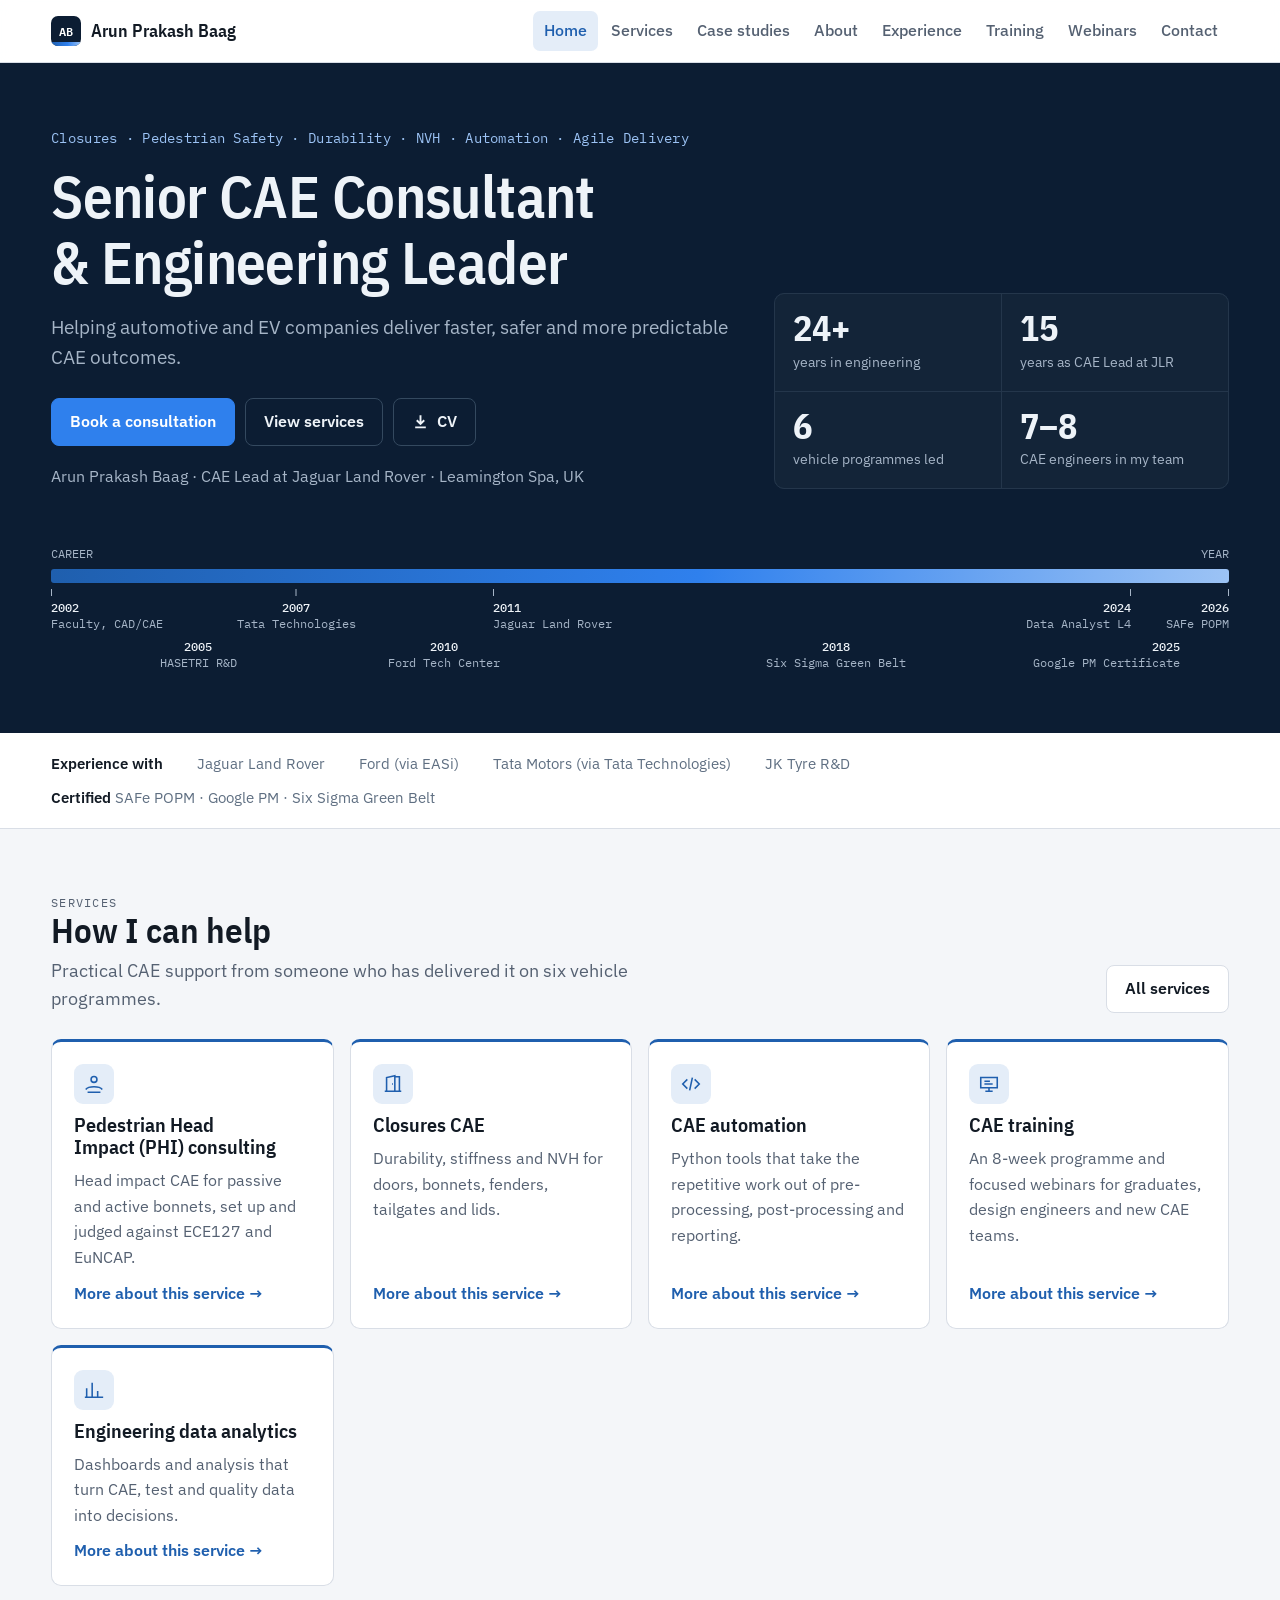
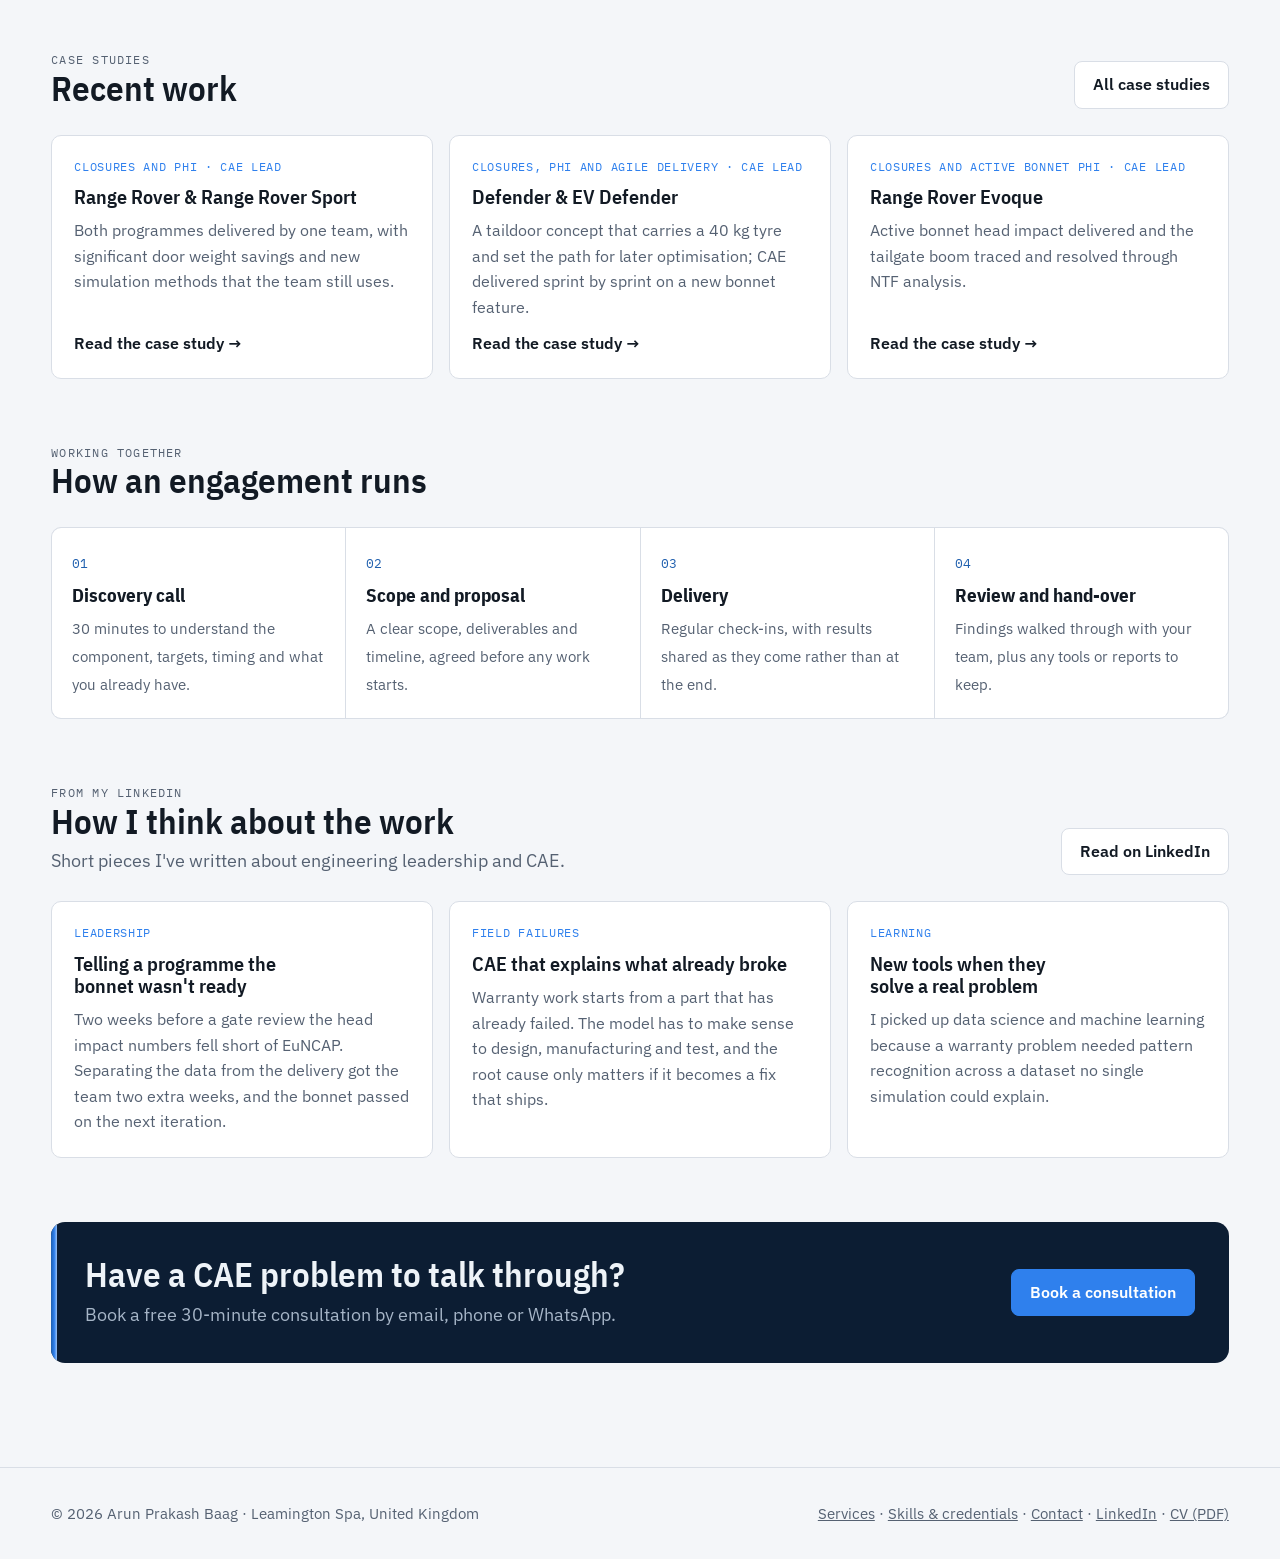
<file: index.html>
<!doctype html>
<html lang="en-GB">
<head>
<meta charset="utf-8">
<meta name="viewport" content="width=device-width,initial-scale=1">
<title>Arun Prakash Baag · CAE Consulting &amp; Engineering Leadership</title>
<meta name="description" content="Senior CAE consultant and engineering leader: pedestrian head impact, closures CAE, CAE automation, training and data analytics for automotive and EV companies.">
<meta property="og:title" content="Arun Prakash Baag · CAE Consulting &amp; Engineering Leadership">
<meta property="og:description" content="Senior CAE consultant and engineering leader: pedestrian head impact, closures CAE, CAE automation, training and data analytics for automotive and EV companies.">
<meta property="og:type" content="website">
<link rel="icon" href="data:image/svg+xml,%3Csvg xmlns='http://www.w3.org/2000/svg' viewBox='0 0 32 32'%3E%3Cdefs%3E%3ClinearGradient id='g'%3E%3Cstop offset='0' stop-color='%232b3fb3'/%3E%3Cstop offset='.5' stop-color='%233aa652'/%3E%3Cstop offset='1' stop-color='%23d93a2b'/%3E%3C/linearGradient%3E%3C/defs%3E%3Crect width='32' height='32' rx='7' fill='%230f1c2c'/%3E%3Crect y='26' width='32' height='6' fill='url(%23g)'/%3E%3Ctext x='16' y='20' font-family='monospace' font-size='12' fill='white' text-anchor='middle'%3EAB%3C/text%3E%3C/svg%3E">
<link rel="preconnect" href="https://fonts.googleapis.com"><link rel="preconnect" href="https://fonts.gstatic.com" crossorigin>
<link rel="stylesheet" href="https://fonts.googleapis.com/css2?family=IBM+Plex+Mono:wght@400;500&family=IBM+Plex+Sans+Condensed:wght@500;600&family=IBM+Plex+Sans:wght@400;500;600&display=swap">
<link rel="stylesheet" href="styles.css">
</head>
<body>
<a class="skip" href="#content">Skip to content</a>
<header class="mast"><div class="wrap">
<a class="logo" href="index.html"><i>AB</i>Arun Prakash Baag</a>
<button class="menu-btn" type="button" aria-expanded="false" aria-controls="nav">Menu</button>
<nav class="main" id="nav" aria-label="Main"><a href="index.html" aria-current="page">Home</a><a href="services.html">Services</a><a href="case-studies.html">Case studies</a><a href="about.html">About</a><a href="experience.html">Experience</a><a href="training.html">Training</a><a href="webinars.html">Webinars</a><a href="contact.html">Contact</a></nav>
</div></header>
<main id="content">

<section class="hero"><div class="wrap">
<div class="hero-grid">
<div>
<div class="areas">Closures · Pedestrian Safety · Durability · NVH · Automation · Agile Delivery</div>
<h1 class="big">Senior CAE Consultant &amp; Engineering Leader</h1>
<p class="lead">Helping automotive and EV companies deliver faster, safer and more predictable CAE outcomes.</p>
<div class="cta"><a class="btn primary" href="contact.html#book">Book a consultation</a><a class="btn" href="services.html">View services</a><a class="btn" href="Arun_Prakash_Baag_CV.pdf"><svg viewBox="0 0 16 16" fill="none" stroke="currentColor" stroke-width="1.8" aria-hidden="true"><path d="M8 2v8M4.5 6.8L8 10.2l3.5-3.4M3 13.5h10"/></svg>CV</a></div>
<p class="who">Arun Prakash Baag · CAE Lead at Jaguar Land Rover · Leamington Spa, UK</p>
</div>
<div class="stats" role="list">
<div class="stat" role="listitem"><b>24+</b><span>years in engineering</span></div>
<div class="stat" role="listitem"><b>15</b><span>years as CAE Lead at JLR</span></div>
<div class="stat" role="listitem"><b>6</b><span>vehicle programmes led</span></div>
<div class="stat" role="listitem"><b>7–8</b><span>CAE engineers in my team</span></div>
</div>
</div>
<div class="legend" aria-label="Career timeline from 2002 to 2026">
<div class="legend-cap"><span>CAREER</span><span>YEAR</span></div>
<div class="legend-bar"></div>
<div class="legend-ticks"><span class="k " style="left:0.00%"><b>2002</b>Faculty, CAD/CAE</span><span class="" style="left:12.50%"><b>2005</b>HASETRI R&amp;D</span><span class="" style="left:20.83%"><b>2007</b>Tata Technologies</span><span class="" style="left:33.33%"><b>2010</b>Ford Tech Center</span><span class="k l" style="left:37.50%"><b>2011</b>Jaguar Land Rover</span><span class="" style="left:66.67%"><b>2018</b>Six Sigma Green Belt</span><span class="r" style="left:91.67%"><b>2024</b>Data Analyst L4</span><span class="r" style="left:95.83%"><b>2025</b>Google PM Certificate</span><span class="k " style="left:100.00%"><b>2026</b>SAFe POPM</span></div>
</div>
</div></section>
<div class="trust"><div class="wrap"><span><b>Experience with</b></span><span>Jaguar Land Rover</span><span>Ford (via EASi)</span><span>Tata Motors (via Tata Technologies)</span><span>JK Tyre R&amp;D</span><span><b>Certified</b> SAFe POPM · Google PM · Six Sigma Green Belt</span></div></div>

<section class="s"><div class="wrap">
<div class="s-head"><div><div class="eyebrow">Services</div><h2>How I can help</h2><p>Practical CAE support from someone who has delivered it on six vehicle programmes.</p></div><a class="btn" href="services.html">All services</a></div>
<div class="cards"><div class="card svc"><span class="ic"><svg viewBox="0 0 24 24" fill="none" stroke="currentColor" stroke-width="1.7"><circle cx="12" cy="7" r="3.2"/><path d="M3 18c3-4 15-4 18 0M5 21h14"/></svg></span><h3>Pedestrian Head Impact (PHI) consulting</h3><p>Head impact CAE for passive and active bonnets, set up and judged against ECE127 and EuNCAP.</p><a class="more" href="services.html#phi">More about this service →</a></div><div class="card svc"><span class="ic"><svg viewBox="0 0 24 24" fill="none" stroke="currentColor" stroke-width="1.7"><path d="M5 20V5l9-2v17M14 4h5v16M3 20h18M11 12h1"/></svg></span><h3>Closures CAE</h3><p>Durability, stiffness and NVH for doors, bonnets, fenders, tailgates and lids.</p><a class="more" href="services.html#closures">More about this service →</a></div><div class="card svc"><span class="ic"><svg viewBox="0 0 24 24" fill="none" stroke="currentColor" stroke-width="1.7"><path d="M8 7l-5 5 5 5M16 7l5 5-5 5M13.5 5l-3 14"/></svg></span><h3>CAE automation</h3><p>Python tools that take the repetitive work out of pre-processing, post-processing and reporting.</p><a class="more" href="services.html#automation">More about this service →</a></div><div class="card svc"><span class="ic"><svg viewBox="0 0 24 24" fill="none" stroke="currentColor" stroke-width="1.7"><path d="M3 5h18v11H3zM8 20h8M12 16v4M7 9h6M7 12h9"/></svg></span><h3>CAE training</h3><p>An 8-week programme and focused webinars for graduates, design engineers and new CAE teams.</p><a class="more" href="services.html#training">More about this service →</a></div><div class="card svc"><span class="ic"><svg viewBox="0 0 24 24" fill="none" stroke="currentColor" stroke-width="1.7"><path d="M4 20V10M10 20V4M16 20v-7M22 20H2"/></svg></span><h3>Engineering data analytics</h3><p>Dashboards and analysis that turn CAE, test and quality data into decisions.</p><a class="more" href="services.html#analytics">More about this service →</a></div></div>
</div></section>

<section class="s"><div class="wrap">
<div class="s-head"><div><div class="eyebrow">Case studies</div><h2>Recent work</h2></div><a class="btn" href="case-studies.html">All case studies</a></div>
<div class="cards"><a class="card" style="text-decoration:none;color:inherit" href="case-studies.html#rangerover"><span class="tag">Closures and PHI · CAE Lead</span><h3>Range Rover &amp; Range Rover Sport</h3><p>Both programmes delivered by one team, with significant door weight savings and new simulation methods that the team still uses.</p><span class="more">Read the case study →</span></a><a class="card" style="text-decoration:none;color:inherit" href="case-studies.html#defender"><span class="tag">Closures, PHI and Agile delivery · CAE Lead</span><h3>Defender &amp; EV Defender</h3><p>A taildoor concept that carries a 40 kg tyre and set the path for later optimisation; CAE delivered sprint by sprint on a new bonnet feature.</p><span class="more">Read the case study →</span></a><a class="card" style="text-decoration:none;color:inherit" href="case-studies.html#evoque"><span class="tag">Closures and active bonnet PHI · CAE Lead</span><h3>Range Rover Evoque</h3><p>Active bonnet head impact delivered and the tailgate boom traced and resolved through NTF analysis.</p><span class="more">Read the case study →</span></a></div>
</div></section>

<section class="s"><div class="wrap">
<div class="s-head"><div><div class="eyebrow">Working together</div><h2>How an engagement runs</h2></div></div>
<div class="steps">
<div class="step"><i>01</i><b>Discovery call</b><span>30 minutes to understand the component, targets, timing and what you already have.</span></div>
<div class="step"><i>02</i><b>Scope and proposal</b><span>A clear scope, deliverables and timeline, agreed before any work starts.</span></div>
<div class="step"><i>03</i><b>Delivery</b><span>Regular check-ins, with results shared as they come rather than at the end.</span></div>
<div class="step"><i>04</i><b>Review and hand-over</b><span>Findings walked through with your team, plus any tools or reports to keep.</span></div>
</div></div></section>
<section class="s"><div class="wrap">
<div class="s-head"><div><div class="eyebrow">From my LinkedIn</div><h2>How I think about the work</h2><p>Short pieces I've written about engineering leadership and CAE.</p></div><a class="btn" href="https://www.linkedin.com/in/arunprakashbaag/recent-activity/all/" target="_blank" rel="noopener">Read on LinkedIn</a></div>
<div class="cards">
<div class="card"><span class="tag">Leadership</span><h3>Telling a programme the bonnet wasn't ready</h3><p>Two weeks before a gate review the head impact numbers fell short of EuNCAP. Separating the data from the delivery got the team two extra weeks, and the bonnet passed on the next iteration.</p></div>
<div class="card"><span class="tag">Field failures</span><h3>CAE that explains what already broke</h3><p>Warranty work starts from a part that has already failed. The model has to make sense to design, manufacturing and test, and the root cause only matters if it becomes a fix that ships.</p></div>
<div class="card"><span class="tag">Learning</span><h3>New tools when they solve a real problem</h3><p>I picked up data science and machine learning because a warranty problem needed pattern recognition across a dataset no single simulation could explain.</p></div>
</div></div></section><section class="s"><div class="wrap"><div class="callout"><div><h2>Have a CAE problem to talk through?</h2><p>Book a free 30-minute consultation by email, phone or WhatsApp.</p></div><a class="btn primary" href="contact.html#book">Book a consultation</a></div></div></section>
</main>
<footer><div class="wrap">
<span>© 2026 Arun Prakash Baag · Leamington Spa, United Kingdom</span>
<span><a href="services.html">Services</a> · <a href="skills.html">Skills & credentials</a> · <a href="contact.html">Contact</a> · <a href="https://www.linkedin.com/in/arunprakashbaag" rel="me noopener" target="_blank">LinkedIn</a> · <a href="Arun_Prakash_Baag_CV.pdf">CV (PDF)</a></span>
</div></footer>
<script src="site.js"></script>
</body>
</html>
</file>
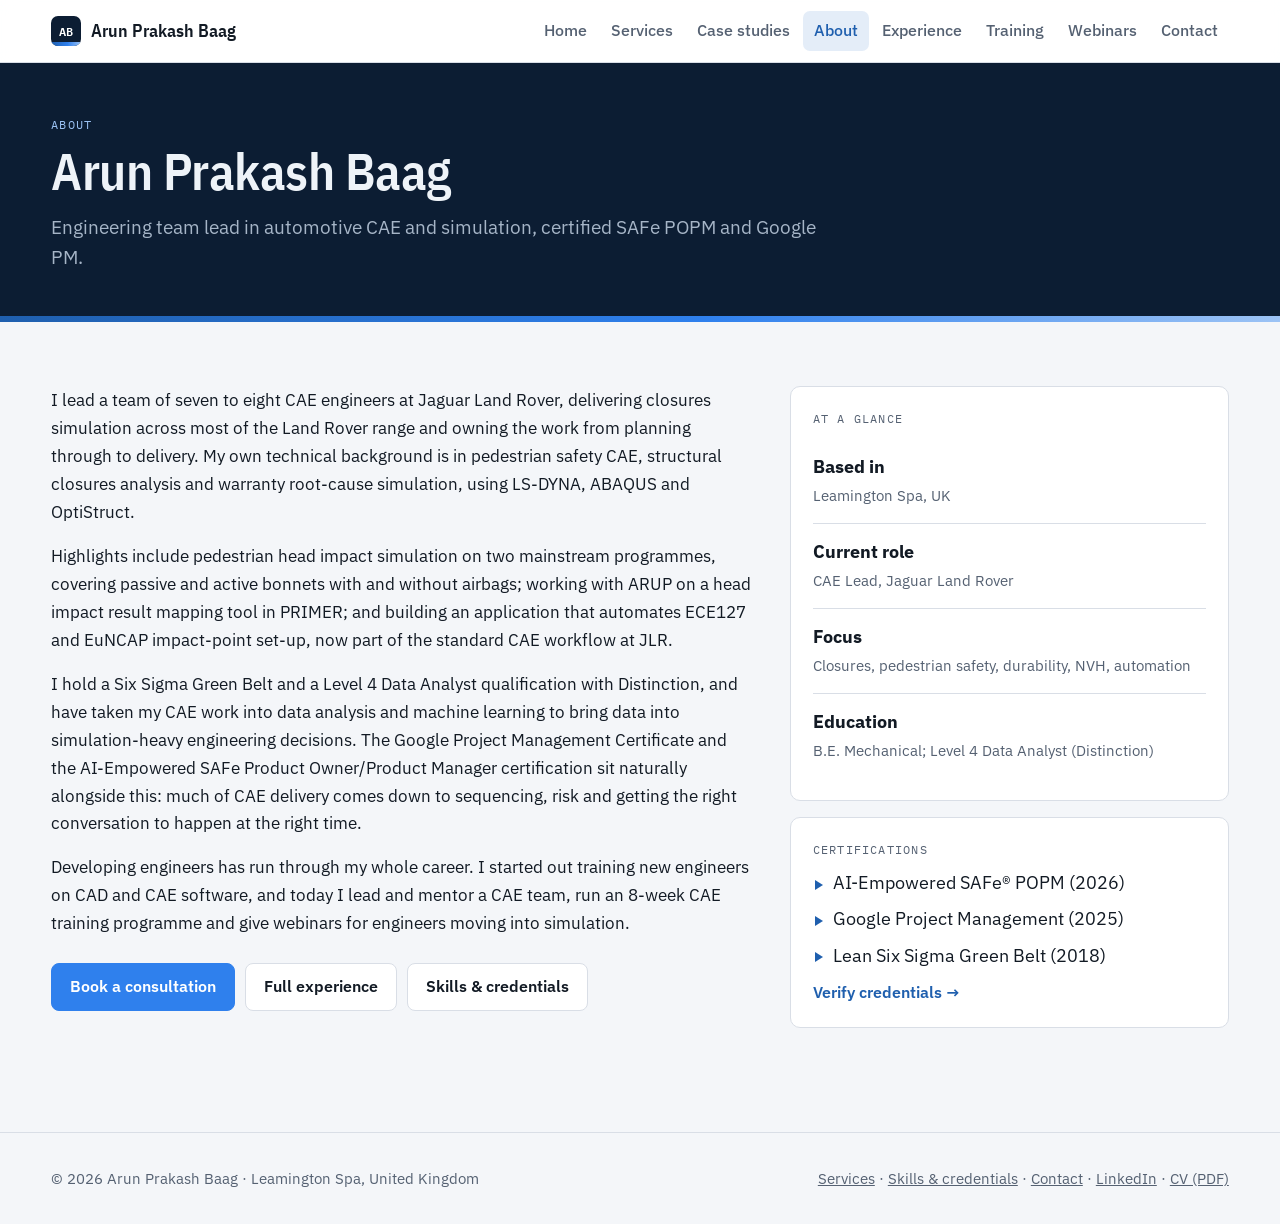
<file: about.html>
<!doctype html>
<html lang="en-GB">
<head>
<meta charset="utf-8">
<meta name="viewport" content="width=device-width,initial-scale=1">
<title>About · Arun Prakash Baag</title>
<meta name="description" content="About Arun Prakash Baag, CAE Lead at Jaguar Land Rover: pedestrian safety, closures CAE, automation, data analytics and Agile delivery.">
<meta property="og:title" content="About · Arun Prakash Baag">
<meta property="og:description" content="About Arun Prakash Baag, CAE Lead at Jaguar Land Rover: pedestrian safety, closures CAE, automation, data analytics and Agile delivery.">
<meta property="og:type" content="website">
<link rel="icon" href="data:image/svg+xml,%3Csvg xmlns='http://www.w3.org/2000/svg' viewBox='0 0 32 32'%3E%3Cdefs%3E%3ClinearGradient id='g'%3E%3Cstop offset='0' stop-color='%232b3fb3'/%3E%3Cstop offset='.5' stop-color='%233aa652'/%3E%3Cstop offset='1' stop-color='%23d93a2b'/%3E%3C/linearGradient%3E%3C/defs%3E%3Crect width='32' height='32' rx='7' fill='%230f1c2c'/%3E%3Crect y='26' width='32' height='6' fill='url(%23g)'/%3E%3Ctext x='16' y='20' font-family='monospace' font-size='12' fill='white' text-anchor='middle'%3EAB%3C/text%3E%3C/svg%3E">
<link rel="preconnect" href="https://fonts.googleapis.com"><link rel="preconnect" href="https://fonts.gstatic.com" crossorigin>
<link rel="stylesheet" href="https://fonts.googleapis.com/css2?family=IBM+Plex+Mono:wght@400;500&family=IBM+Plex+Sans+Condensed:wght@500;600&family=IBM+Plex+Sans:wght@400;500;600&display=swap">
<link rel="stylesheet" href="styles.css">
</head>
<body>
<a class="skip" href="#content">Skip to content</a>
<header class="mast"><div class="wrap">
<a class="logo" href="index.html"><i>AB</i>Arun Prakash Baag</a>
<button class="menu-btn" type="button" aria-expanded="false" aria-controls="nav">Menu</button>
<nav class="main" id="nav" aria-label="Main"><a href="index.html">Home</a><a href="services.html">Services</a><a href="case-studies.html">Case studies</a><a href="about.html" aria-current="page">About</a><a href="experience.html">Experience</a><a href="training.html">Training</a><a href="webinars.html">Webinars</a><a href="contact.html">Contact</a></nav>
</div></header>
<main id="content">
<header class="phead"><div class="wrap"><div class="eyebrow">About</div><h1>Arun Prakash Baag</h1><p class="lead">Engineering team lead in automotive CAE and simulation, certified SAFe POPM and Google PM.</p></div><div class="band"></div></header>
<section class="s"><div class="wrap"><div class="about-grid">
<div class="prose">
<p>I lead a team of seven to eight CAE engineers at Jaguar Land Rover, delivering closures simulation across most of the Land Rover range and owning the work from planning through to delivery. My own technical background is in pedestrian safety CAE, structural closures analysis and warranty root-cause simulation, using LS-DYNA, ABAQUS and OptiStruct.</p>
<p>Highlights include pedestrian head impact simulation on two mainstream programmes, covering passive and active bonnets with and without airbags; working with ARUP on a head impact result mapping tool in PRIMER; and building an application that automates ECE127 and EuNCAP impact-point set-up, now part of the standard CAE workflow at JLR.</p>
<p>I hold a Six Sigma Green Belt and a Level 4 Data Analyst qualification with Distinction, and have taken my CAE work into data analysis and machine learning to bring data into simulation-heavy engineering decisions. The Google Project Management Certificate and the AI-Empowered SAFe Product Owner/Product Manager certification sit naturally alongside this: much of CAE delivery comes down to sequencing, risk and getting the right conversation to happen at the right time.</p>
<p>Developing engineers has run through my whole career. I started out training new engineers on CAD and CAE software, and today I lead and mentor a CAE team, run an 8-week CAE training programme and give webinars for engineers moving into simulation.</p>
<div class="cta"><a class="btn primary" href="contact.html#book">Book a consultation</a><a class="btn" href="experience.html">Full experience</a><a class="btn" href="skills.html">Skills &amp; credentials</a></div>
</div>
<div style="display:grid;gap:16px">
<div class="card"><div class="eyebrow">At a glance</div><div class="creds">
<div class="cred"><div><strong>Based in</strong><br><span>Leamington Spa, UK</span></div></div>
<div class="cred"><div><strong>Current role</strong><br><span>CAE Lead, Jaguar Land Rover</span></div></div>
<div class="cred"><div><strong>Focus</strong><br><span>Closures, pedestrian safety, durability, NVH, automation</span></div></div>
<div class="cred"><div><strong>Education</strong><br><span>B.E. Mechanical; Level 4 Data Analyst (Distinction)</span></div></div>
</div></div>
<div class="card"><div class="eyebrow">Certifications</div><ul class="ticks"><li>AI-Empowered SAFe® POPM (2026)</li><li>Google Project Management (2025)</li><li>Lean Six Sigma Green Belt (2018)</li></ul><a class="more" href="skills.html">Verify credentials →</a></div>
</div></div></div></section>

</main>
<footer><div class="wrap">
<span>© 2026 Arun Prakash Baag · Leamington Spa, United Kingdom</span>
<span><a href="services.html">Services</a> · <a href="skills.html">Skills & credentials</a> · <a href="contact.html">Contact</a> · <a href="https://www.linkedin.com/in/arunprakashbaag" rel="me noopener" target="_blank">LinkedIn</a> · <a href="Arun_Prakash_Baag_CV.pdf">CV (PDF)</a></span>
</div></footer>
<script src="site.js"></script>
</body>
</html>
</file>
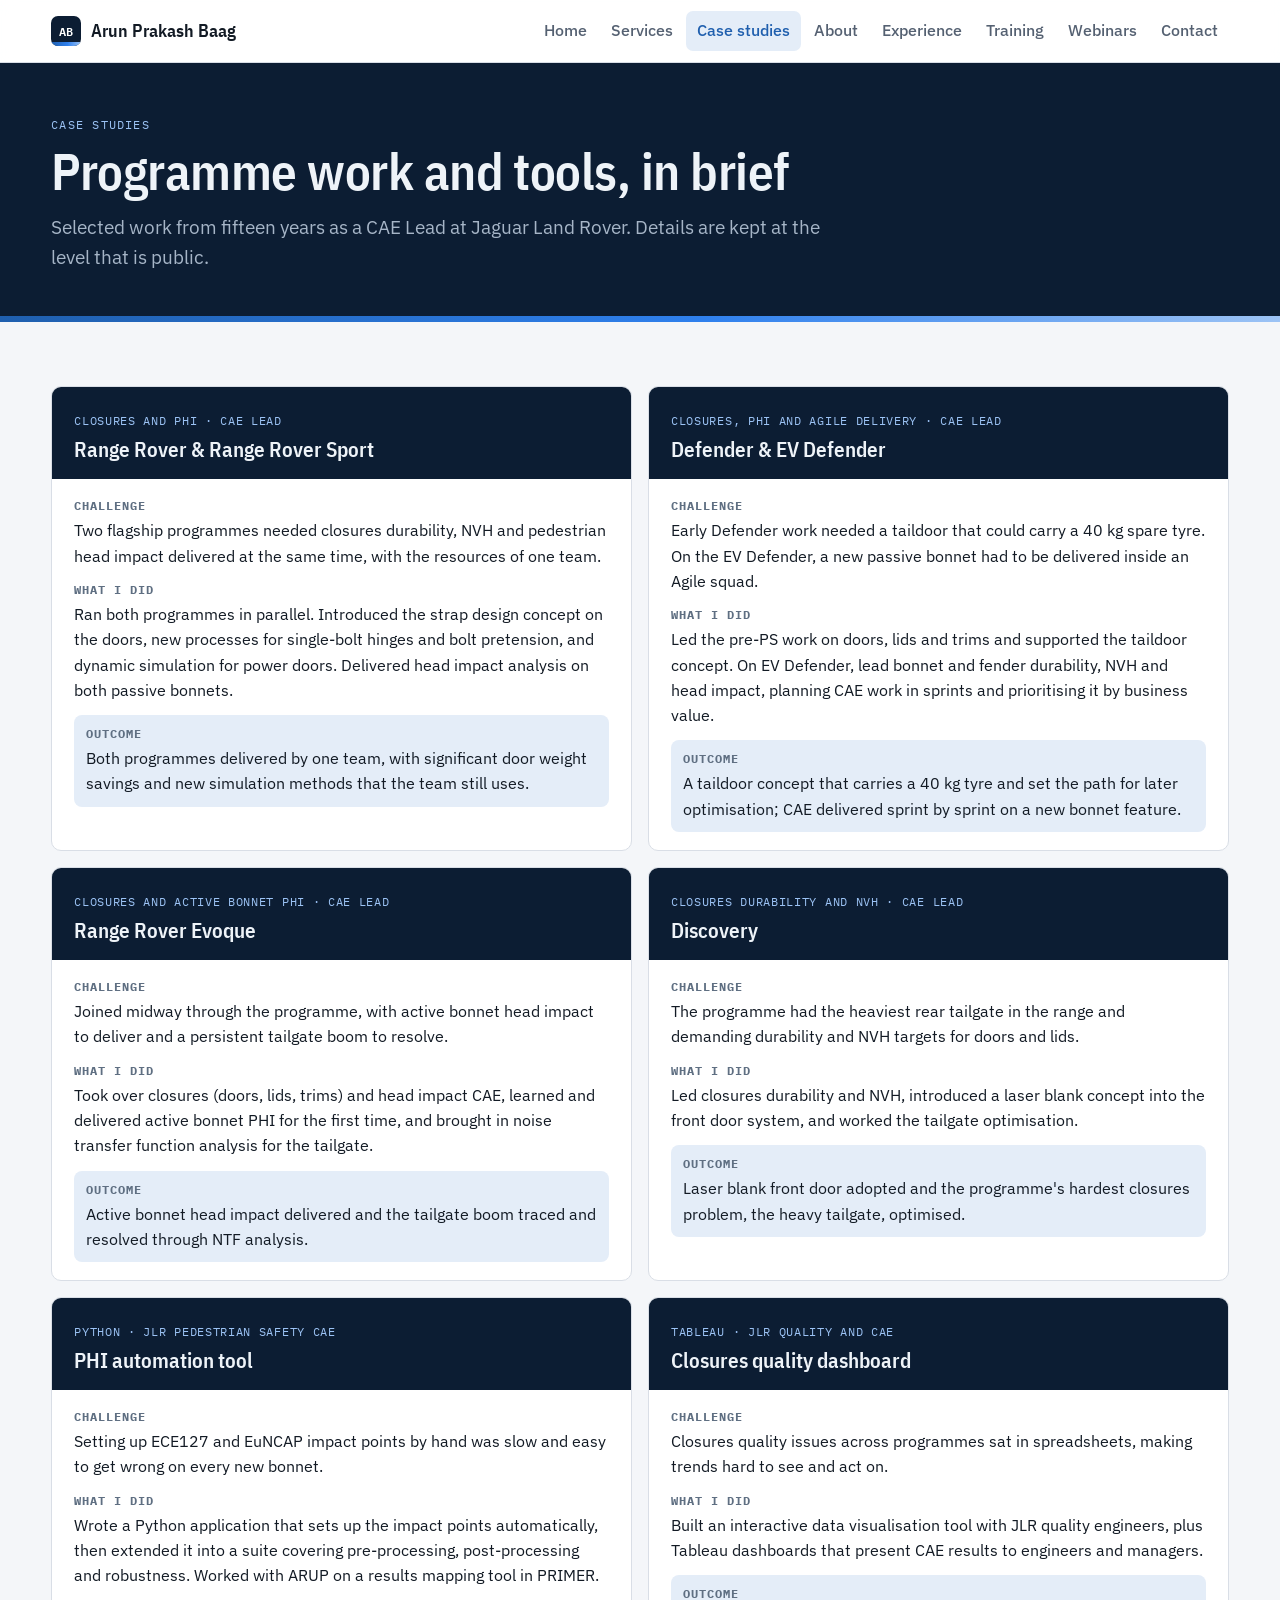
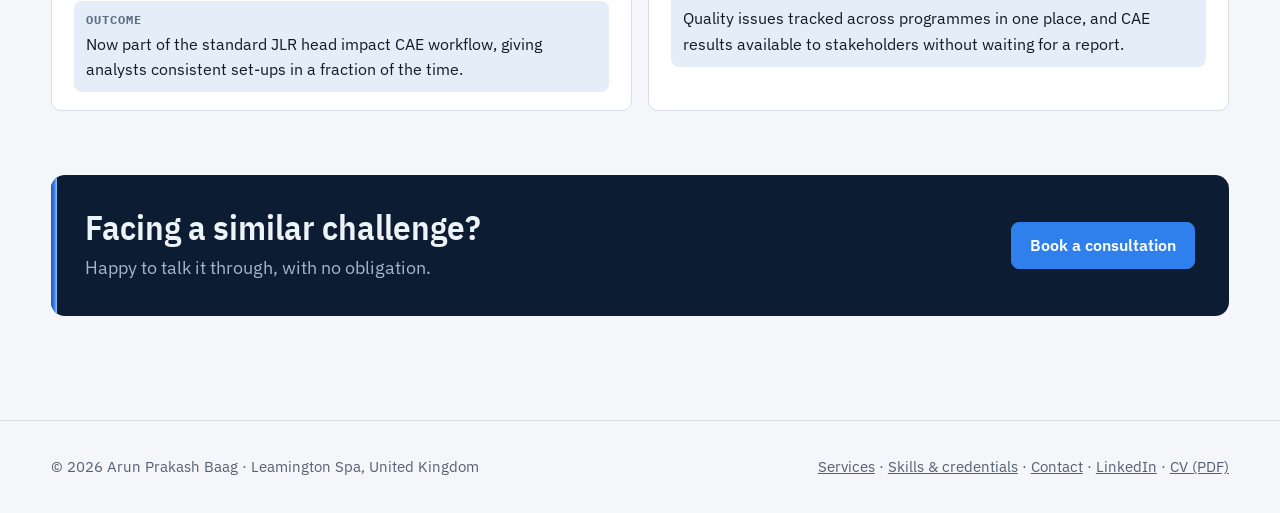
<file: case-studies.html>
<!doctype html>
<html lang="en-GB">
<head>
<meta charset="utf-8">
<meta name="viewport" content="width=device-width,initial-scale=1">
<title>Case studies · Arun Prakash Baag</title>
<meta name="description" content="CAE case studies: Range Rover, Range Rover Sport, Defender, Evoque, Discovery, a PHI automation tool and a closures quality dashboard.">
<meta property="og:title" content="Case studies · Arun Prakash Baag">
<meta property="og:description" content="CAE case studies: Range Rover, Range Rover Sport, Defender, Evoque, Discovery, a PHI automation tool and a closures quality dashboard.">
<meta property="og:type" content="website">
<link rel="icon" href="data:image/svg+xml,%3Csvg xmlns='http://www.w3.org/2000/svg' viewBox='0 0 32 32'%3E%3Cdefs%3E%3ClinearGradient id='g'%3E%3Cstop offset='0' stop-color='%232b3fb3'/%3E%3Cstop offset='.5' stop-color='%233aa652'/%3E%3Cstop offset='1' stop-color='%23d93a2b'/%3E%3C/linearGradient%3E%3C/defs%3E%3Crect width='32' height='32' rx='7' fill='%230f1c2c'/%3E%3Crect y='26' width='32' height='6' fill='url(%23g)'/%3E%3Ctext x='16' y='20' font-family='monospace' font-size='12' fill='white' text-anchor='middle'%3EAB%3C/text%3E%3C/svg%3E">
<link rel="preconnect" href="https://fonts.googleapis.com"><link rel="preconnect" href="https://fonts.gstatic.com" crossorigin>
<link rel="stylesheet" href="https://fonts.googleapis.com/css2?family=IBM+Plex+Mono:wght@400;500&family=IBM+Plex+Sans+Condensed:wght@500;600&family=IBM+Plex+Sans:wght@400;500;600&display=swap">
<link rel="stylesheet" href="styles.css">
</head>
<body>
<a class="skip" href="#content">Skip to content</a>
<header class="mast"><div class="wrap">
<a class="logo" href="index.html"><i>AB</i>Arun Prakash Baag</a>
<button class="menu-btn" type="button" aria-expanded="false" aria-controls="nav">Menu</button>
<nav class="main" id="nav" aria-label="Main"><a href="index.html">Home</a><a href="services.html">Services</a><a href="case-studies.html" aria-current="page">Case studies</a><a href="about.html">About</a><a href="experience.html">Experience</a><a href="training.html">Training</a><a href="webinars.html">Webinars</a><a href="contact.html">Contact</a></nav>
</div></header>
<main id="content">
<header class="phead"><div class="wrap"><div class="eyebrow">Case studies</div><h1>Programme work and tools, in brief</h1><p class="lead">Selected work from fifteen years as a CAE Lead at Jaguar Land Rover. Details are kept at the level that is public.</p></div><div class="band"></div></header>
<section class="s"><div class="wrap"><div class="cards two"><article class="case" id="rangerover"><div class="case-h"><span class="tag">Closures and PHI · CAE Lead</span><h3>Range Rover &amp; Range Rover Sport</h3></div>
<div class="case-b"><div><b>Challenge</b><p>Two flagship programmes needed closures durability, NVH and pedestrian head impact delivered at the same time, with the resources of one team.</p></div><div><b>What I did</b><p>Ran both programmes in parallel. Introduced the strap design concept on the doors, new processes for single-bolt hinges and bolt pretension, and dynamic simulation for power doors. Delivered head impact analysis on both passive bonnets.</p></div><div class="out"><b>Outcome</b><p>Both programmes delivered by one team, with significant door weight savings and new simulation methods that the team still uses.</p></div></div></article><article class="case" id="defender"><div class="case-h"><span class="tag">Closures, PHI and Agile delivery · CAE Lead</span><h3>Defender &amp; EV Defender</h3></div>
<div class="case-b"><div><b>Challenge</b><p>Early Defender work needed a taildoor that could carry a 40 kg spare tyre. On the EV Defender, a new passive bonnet had to be delivered inside an Agile squad.</p></div><div><b>What I did</b><p>Led the pre-PS work on doors, lids and trims and supported the taildoor concept. On EV Defender, lead bonnet and fender durability, NVH and head impact, planning CAE work in sprints and prioritising it by business value.</p></div><div class="out"><b>Outcome</b><p>A taildoor concept that carries a 40 kg tyre and set the path for later optimisation; CAE delivered sprint by sprint on a new bonnet feature.</p></div></div></article><article class="case" id="evoque"><div class="case-h"><span class="tag">Closures and active bonnet PHI · CAE Lead</span><h3>Range Rover Evoque</h3></div>
<div class="case-b"><div><b>Challenge</b><p>Joined midway through the programme, with active bonnet head impact to deliver and a persistent tailgate boom to resolve.</p></div><div><b>What I did</b><p>Took over closures (doors, lids, trims) and head impact CAE, learned and delivered active bonnet PHI for the first time, and brought in noise transfer function analysis for the tailgate.</p></div><div class="out"><b>Outcome</b><p>Active bonnet head impact delivered and the tailgate boom traced and resolved through NTF analysis.</p></div></div></article><article class="case" id="discovery"><div class="case-h"><span class="tag">Closures durability and NVH · CAE Lead</span><h3>Discovery</h3></div>
<div class="case-b"><div><b>Challenge</b><p>The programme had the heaviest rear tailgate in the range and demanding durability and NVH targets for doors and lids.</p></div><div><b>What I did</b><p>Led closures durability and NVH, introduced a laser blank concept into the front door system, and worked the tailgate optimisation.</p></div><div class="out"><b>Outcome</b><p>Laser blank front door adopted and the programme&#x27;s hardest closures problem, the heavy tailgate, optimised.</p></div></div></article><article class="case" id="phitool"><div class="case-h"><span class="tag">Python · JLR Pedestrian Safety CAE</span><h3>PHI automation tool</h3></div>
<div class="case-b"><div><b>Challenge</b><p>Setting up ECE127 and EuNCAP impact points by hand was slow and easy to get wrong on every new bonnet.</p></div><div><b>What I did</b><p>Wrote a Python application that sets up the impact points automatically, then extended it into a suite covering pre-processing, post-processing and robustness. Worked with ARUP on a results mapping tool in PRIMER.</p></div><div class="out"><b>Outcome</b><p>Now part of the standard JLR head impact CAE workflow, giving analysts consistent set-ups in a fraction of the time.</p></div></div></article><article class="case" id="dashboard"><div class="case-h"><span class="tag">Tableau · JLR Quality and CAE</span><h3>Closures quality dashboard</h3></div>
<div class="case-b"><div><b>Challenge</b><p>Closures quality issues across programmes sat in spreadsheets, making trends hard to see and act on.</p></div><div><b>What I did</b><p>Built an interactive data visualisation tool with JLR quality engineers, plus Tableau dashboards that present CAE results to engineers and managers.</p></div><div class="out"><b>Outcome</b><p>Quality issues tracked across programmes in one place, and CAE results available to stakeholders without waiting for a report.</p></div></div></article></div></div></section>
<section class="s"><div class="wrap"><div class="callout"><div><h2>Facing a similar challenge?</h2><p>Happy to talk it through, with no obligation.</p></div><a class="btn primary" href="contact.html#book">Book a consultation</a></div></div></section>
</main>
<footer><div class="wrap">
<span>© 2026 Arun Prakash Baag · Leamington Spa, United Kingdom</span>
<span><a href="services.html">Services</a> · <a href="skills.html">Skills & credentials</a> · <a href="contact.html">Contact</a> · <a href="https://www.linkedin.com/in/arunprakashbaag" rel="me noopener" target="_blank">LinkedIn</a> · <a href="Arun_Prakash_Baag_CV.pdf">CV (PDF)</a></span>
</div></footer>
<script src="site.js"></script>
</body>
</html>
</file>
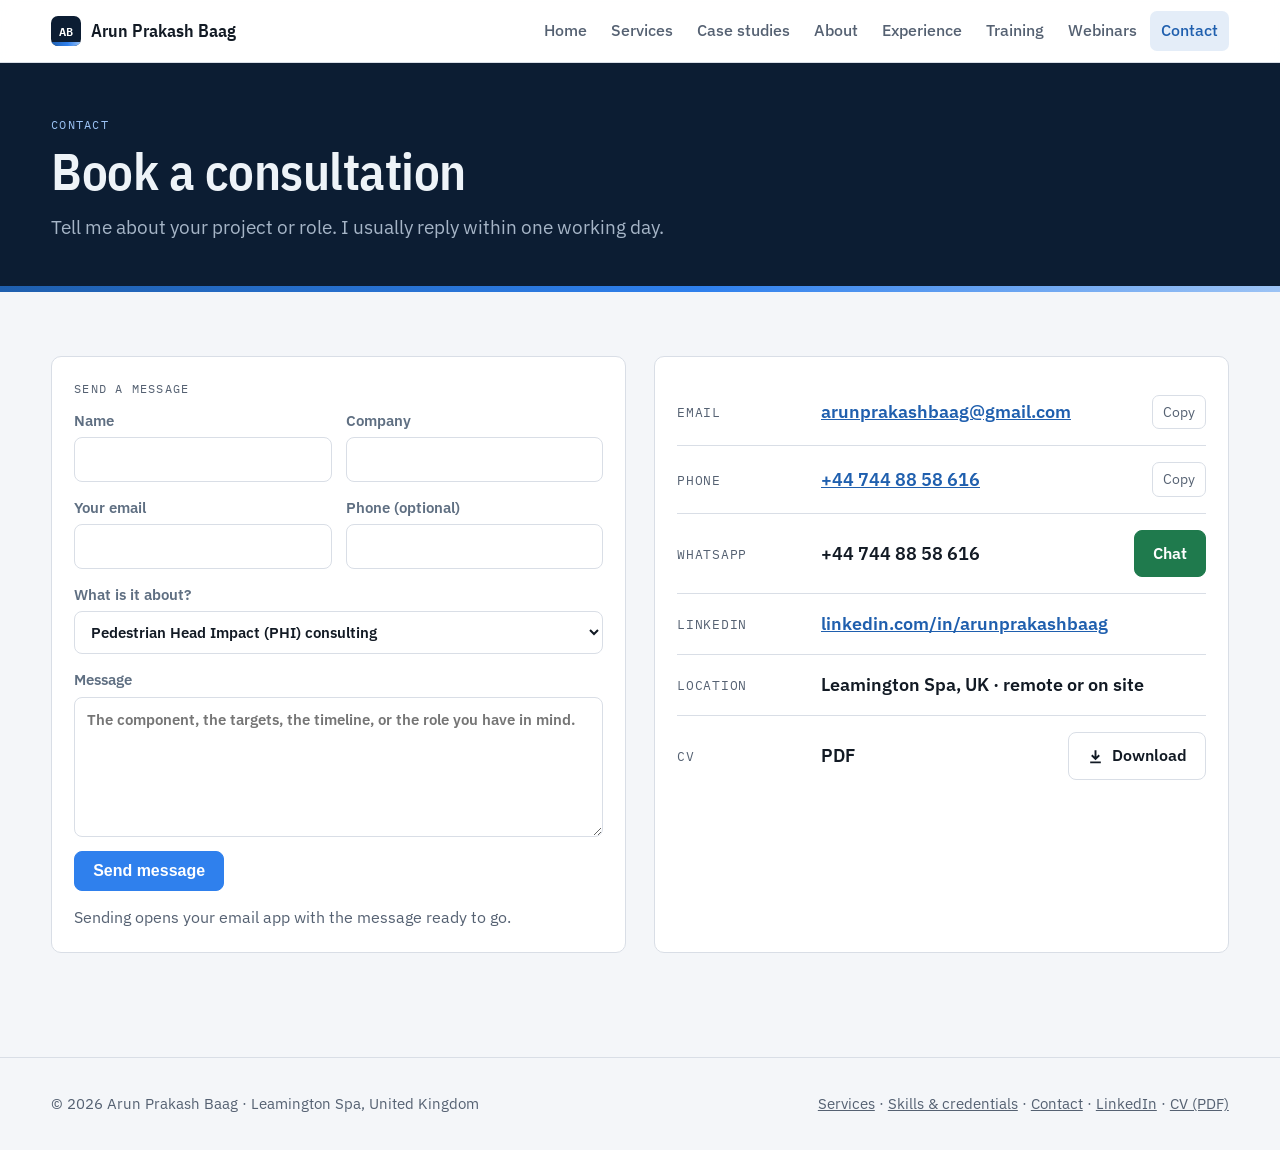
<file: contact.html>
<!doctype html>
<html lang="en-GB">
<head>
<meta charset="utf-8">
<meta name="viewport" content="width=device-width,initial-scale=1">
<title>Contact · Arun Prakash Baag</title>
<meta name="description" content="Book a CAE consultation with Arun Prakash Baag by email, phone, WhatsApp or the contact form.">
<meta property="og:title" content="Contact · Arun Prakash Baag">
<meta property="og:description" content="Book a CAE consultation with Arun Prakash Baag by email, phone, WhatsApp or the contact form.">
<meta property="og:type" content="website">
<link rel="icon" href="data:image/svg+xml,%3Csvg xmlns='http://www.w3.org/2000/svg' viewBox='0 0 32 32'%3E%3Cdefs%3E%3ClinearGradient id='g'%3E%3Cstop offset='0' stop-color='%232b3fb3'/%3E%3Cstop offset='.5' stop-color='%233aa652'/%3E%3Cstop offset='1' stop-color='%23d93a2b'/%3E%3C/linearGradient%3E%3C/defs%3E%3Crect width='32' height='32' rx='7' fill='%230f1c2c'/%3E%3Crect y='26' width='32' height='6' fill='url(%23g)'/%3E%3Ctext x='16' y='20' font-family='monospace' font-size='12' fill='white' text-anchor='middle'%3EAB%3C/text%3E%3C/svg%3E">
<link rel="preconnect" href="https://fonts.googleapis.com"><link rel="preconnect" href="https://fonts.gstatic.com" crossorigin>
<link rel="stylesheet" href="https://fonts.googleapis.com/css2?family=IBM+Plex+Mono:wght@400;500&family=IBM+Plex+Sans+Condensed:wght@500;600&family=IBM+Plex+Sans:wght@400;500;600&display=swap">
<link rel="stylesheet" href="styles.css">
</head>
<body>
<a class="skip" href="#content">Skip to content</a>
<header class="mast"><div class="wrap">
<a class="logo" href="index.html"><i>AB</i>Arun Prakash Baag</a>
<button class="menu-btn" type="button" aria-expanded="false" aria-controls="nav">Menu</button>
<nav class="main" id="nav" aria-label="Main"><a href="index.html">Home</a><a href="services.html">Services</a><a href="case-studies.html">Case studies</a><a href="about.html">About</a><a href="experience.html">Experience</a><a href="training.html">Training</a><a href="webinars.html">Webinars</a><a href="contact.html" aria-current="page">Contact</a></nav>
</div></header>
<main id="content">
<header class="phead"><div class="wrap"><div class="eyebrow">Contact</div><h1>Book a consultation</h1><p class="lead">Tell me about your project or role. I usually reply within one working day.</p></div><div class="band"></div></header>
<section class="s" id="book"><div class="wrap"><div class="split">
<div class="card"><div class="eyebrow">Send a message</div>
<form class="cf" id="cf" data-email="arunprakashbaag@gmail.com">
<div class="row2"><label>Name<input id="cf-name" name="name" required autocomplete="name"></label><label>Company<input id="cf-co" name="company" autocomplete="organization"></label></div>
<div class="row2"><label>Your email<input id="cf-email" name="email" type="email" required autocomplete="email"></label><label>Phone (optional)<input id="cf-phone" name="phone" autocomplete="tel"></label></div>
<label>What is it about?<select id="cf-topic" name="topic"><option>Pedestrian Head Impact (PHI) consulting</option><option>Closures CAE</option><option>CAE automation</option><option>CAE training</option><option>Engineering data analytics</option><option>Job opportunity</option><option>Webinar request</option><option>Something else</option></select></label>
<label>Message<textarea id="cf-msg" name="message" required placeholder="The component, the targets, the timeline, or the role you have in mind."></textarea></label>
<div class="cta" style="margin-top:0"><button class="btn primary" type="submit">Send message</button></div>
<p class="note">Sending opens your email app with the message ready to go.</p>
</form></div>
<div class="card"><div class="contact-list">
<div class="contact-row"><span class="k">Email</span><a class="v" href="mailto:arunprakashbaag@gmail.com">arunprakashbaag@gmail.com</a><button class="copy" type="button" data-copy="arunprakashbaag@gmail.com">Copy</button></div>
<div class="contact-row"><span class="k">Phone</span><a class="v" href="tel:+447448858616">+44 744 88 58 616</a><button class="copy" type="button" data-copy="+44 744 88 58 616">Copy</button></div>
<div class="contact-row"><span class="k">WhatsApp</span><span class="v">+44 744 88 58 616</span><a class="btn wa" href="https://wa.me/447448858616" target="_blank" rel="noopener">Chat</a></div>
<div class="contact-row"><span class="k">LinkedIn</span><a class="v" href="https://www.linkedin.com/in/arunprakashbaag" target="_blank" rel="me noopener">linkedin.com/in/arunprakashbaag</a><span></span></div>
<div class="contact-row"><span class="k">Location</span><span class="v">Leamington Spa, UK · remote or on site</span><span></span></div>
<div class="contact-row"><span class="k">CV</span><span class="v">PDF</span><a class="btn" href="Arun_Prakash_Baag_CV.pdf"><svg viewBox="0 0 16 16" fill="none" stroke="currentColor" stroke-width="1.8" aria-hidden="true"><path d="M8 2v8M4.5 6.8L8 10.2l3.5-3.4M3 13.5h10"/></svg>Download</a></div>
</div></div>
</div></div></section>

</main>
<footer><div class="wrap">
<span>© 2026 Arun Prakash Baag · Leamington Spa, United Kingdom</span>
<span><a href="services.html">Services</a> · <a href="skills.html">Skills & credentials</a> · <a href="contact.html">Contact</a> · <a href="https://www.linkedin.com/in/arunprakashbaag" rel="me noopener" target="_blank">LinkedIn</a> · <a href="Arun_Prakash_Baag_CV.pdf">CV (PDF)</a></span>
</div></footer>
<script src="site.js"></script>
</body>
</html>
</file>
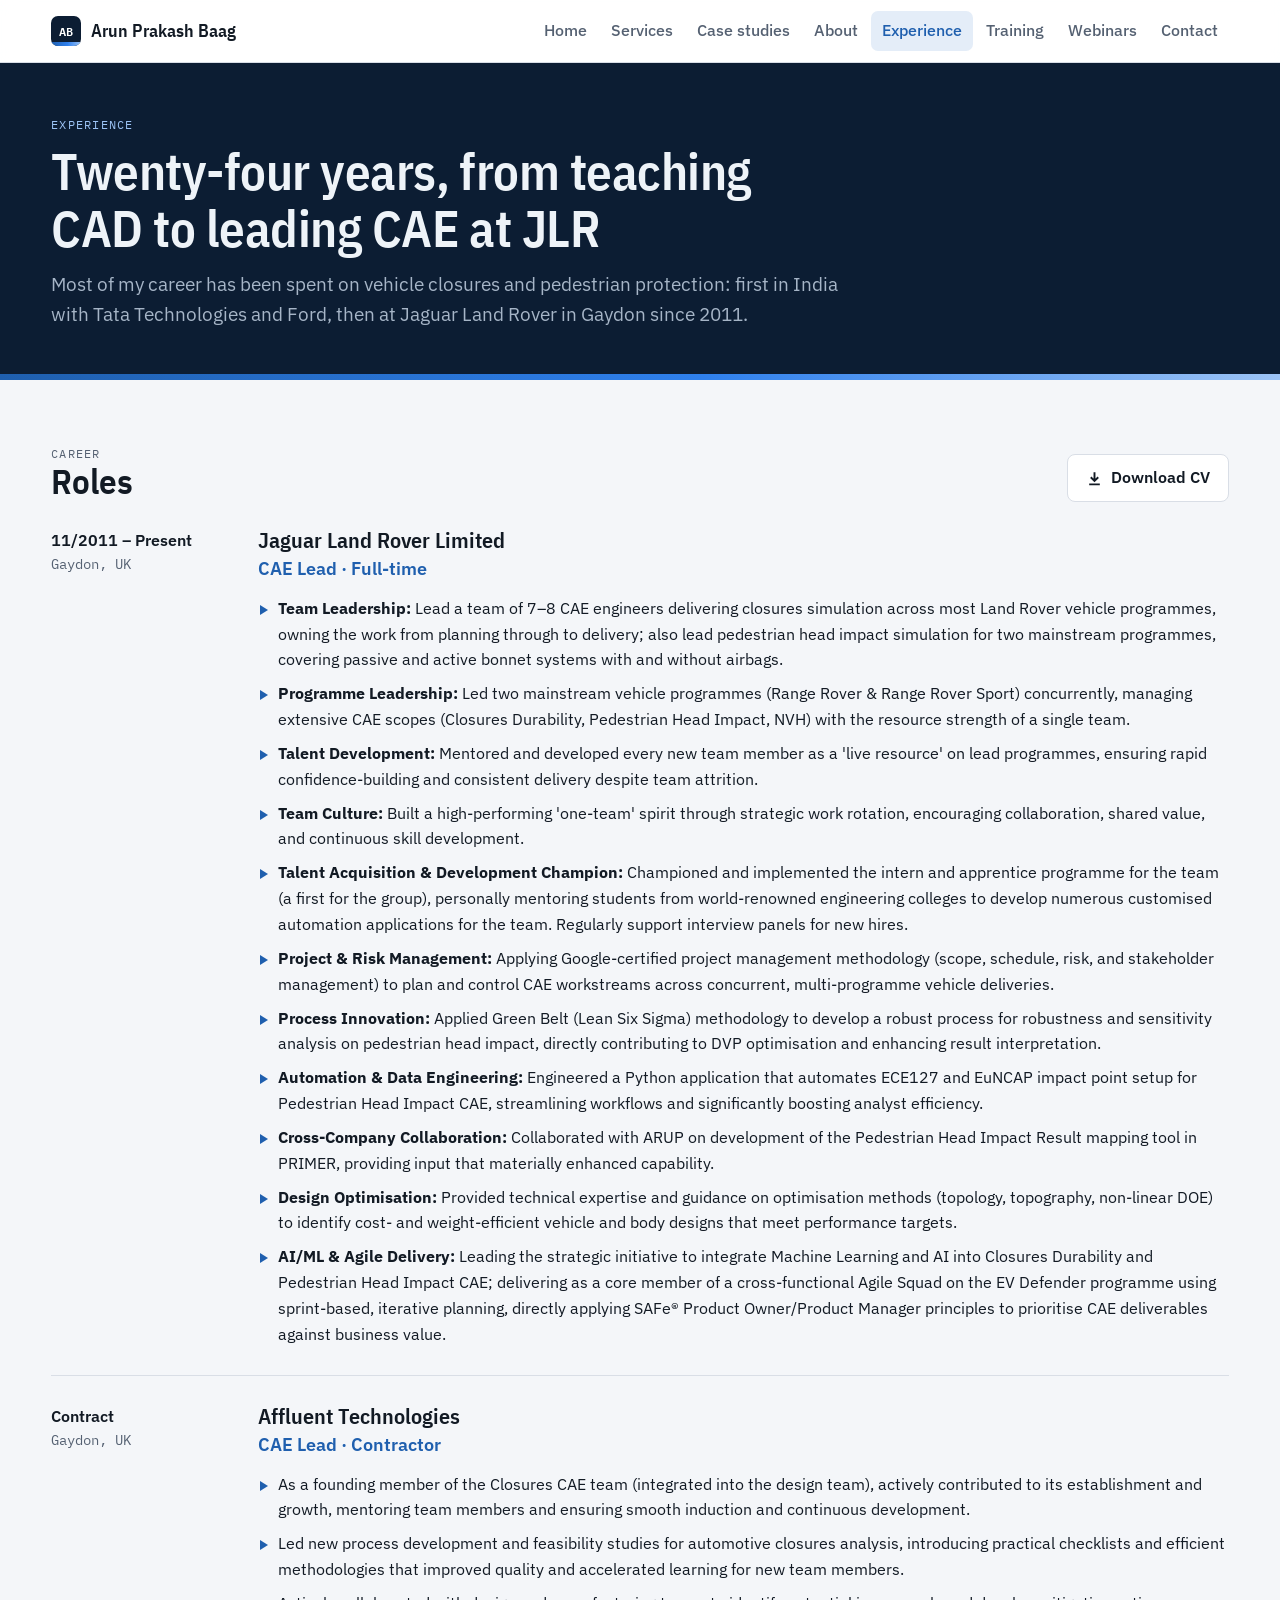
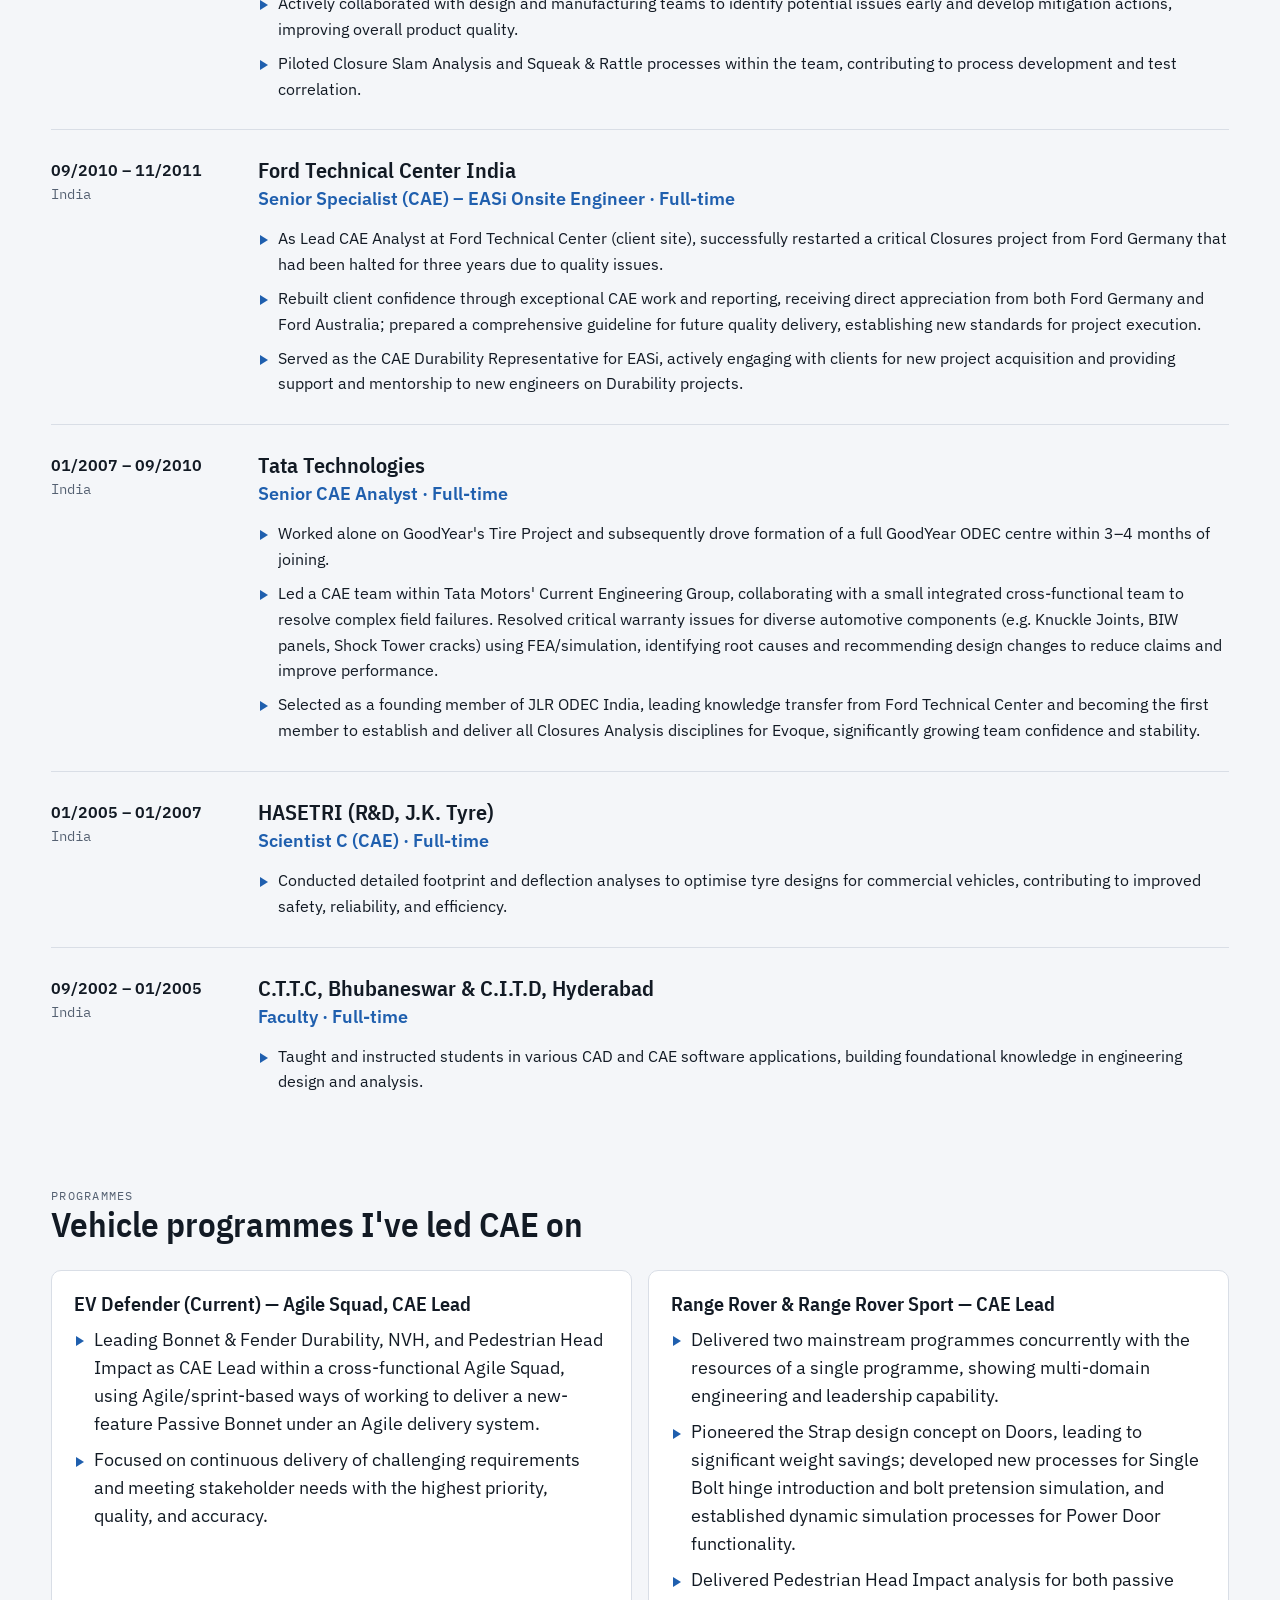
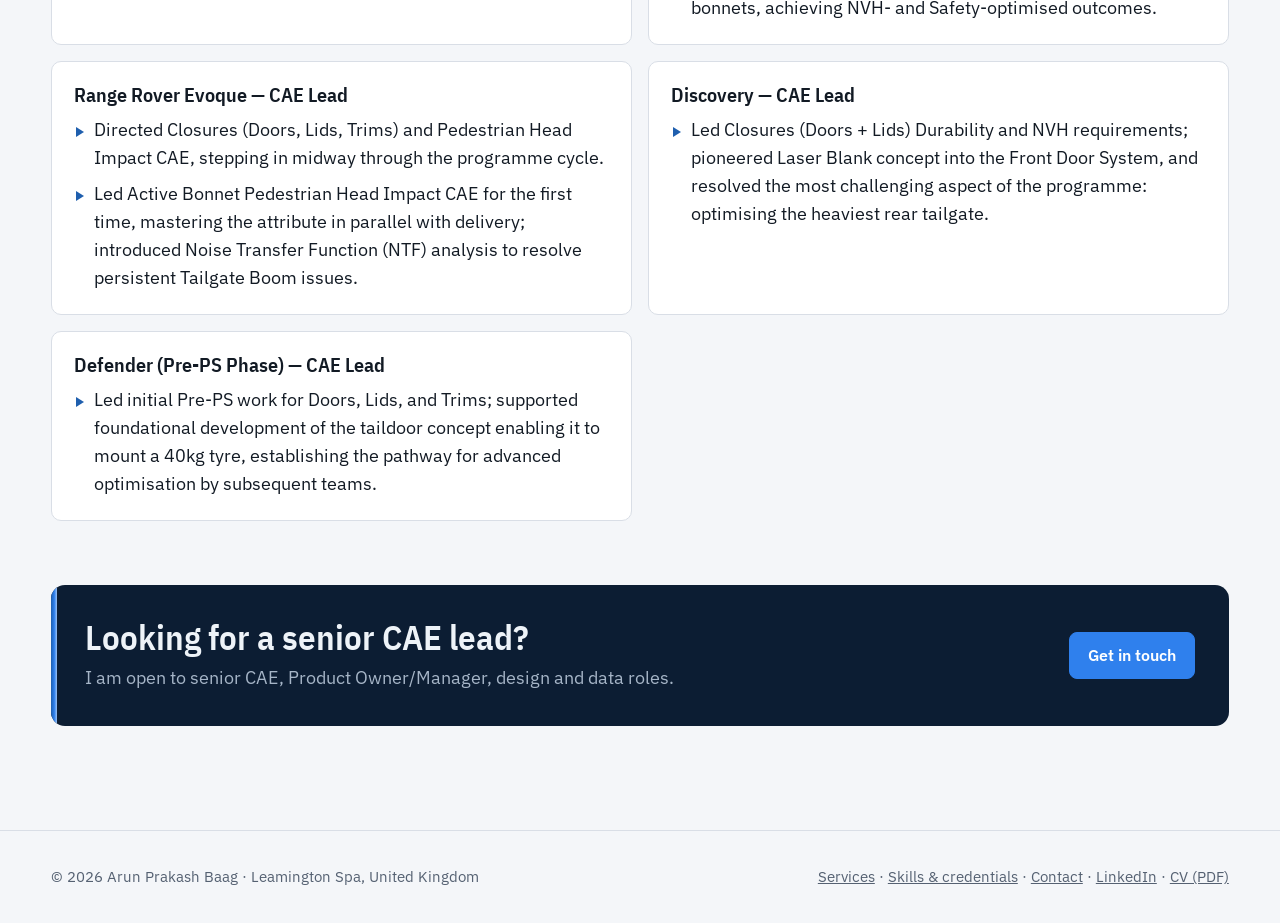
<file: experience.html>
<!doctype html>
<html lang="en-GB">
<head>
<meta charset="utf-8">
<meta name="viewport" content="width=device-width,initial-scale=1">
<title>Experience · Arun Prakash Baag</title>
<meta name="description" content="Career history of Arun Prakash Baag: CAE Lead at Jaguar Land Rover since 2011, with earlier roles at Ford Technical Center, Tata Technologies and HASETRI.">
<meta property="og:title" content="Experience · Arun Prakash Baag">
<meta property="og:description" content="Career history of Arun Prakash Baag: CAE Lead at Jaguar Land Rover since 2011, with earlier roles at Ford Technical Center, Tata Technologies and HASETRI.">
<meta property="og:type" content="website">
<link rel="icon" href="data:image/svg+xml,%3Csvg xmlns='http://www.w3.org/2000/svg' viewBox='0 0 32 32'%3E%3Cdefs%3E%3ClinearGradient id='g'%3E%3Cstop offset='0' stop-color='%232b3fb3'/%3E%3Cstop offset='.5' stop-color='%233aa652'/%3E%3Cstop offset='1' stop-color='%23d93a2b'/%3E%3C/linearGradient%3E%3C/defs%3E%3Crect width='32' height='32' rx='7' fill='%230f1c2c'/%3E%3Crect y='26' width='32' height='6' fill='url(%23g)'/%3E%3Ctext x='16' y='20' font-family='monospace' font-size='12' fill='white' text-anchor='middle'%3EAB%3C/text%3E%3C/svg%3E">
<link rel="preconnect" href="https://fonts.googleapis.com"><link rel="preconnect" href="https://fonts.gstatic.com" crossorigin>
<link rel="stylesheet" href="https://fonts.googleapis.com/css2?family=IBM+Plex+Mono:wght@400;500&family=IBM+Plex+Sans+Condensed:wght@500;600&family=IBM+Plex+Sans:wght@400;500;600&display=swap">
<link rel="stylesheet" href="styles.css">
</head>
<body>
<a class="skip" href="#content">Skip to content</a>
<header class="mast"><div class="wrap">
<a class="logo" href="index.html"><i>AB</i>Arun Prakash Baag</a>
<button class="menu-btn" type="button" aria-expanded="false" aria-controls="nav">Menu</button>
<nav class="main" id="nav" aria-label="Main"><a href="index.html">Home</a><a href="services.html">Services</a><a href="case-studies.html">Case studies</a><a href="about.html">About</a><a href="experience.html" aria-current="page">Experience</a><a href="training.html">Training</a><a href="webinars.html">Webinars</a><a href="contact.html">Contact</a></nav>
</div></header>
<main id="content">
<header class="phead"><div class="wrap"><div class="eyebrow">Experience</div><h1>Twenty-four years, from teaching CAD to leading CAE at JLR</h1><p class="lead">Most of my career has been spent on vehicle closures and pedestrian protection: first in India with Tata Technologies and Ford, then at Jaguar Land Rover in Gaydon since 2011.</p></div><div class="band"></div></header>
<section class="s"><div class="wrap"><div class="s-head"><div><div class="eyebrow">Career</div><h2>Roles</h2></div><a class="btn" href="Arun_Prakash_Baag_CV.pdf"><svg viewBox="0 0 16 16" fill="none" stroke="currentColor" stroke-width="1.8" aria-hidden="true"><path d="M8 2v8M4.5 6.8L8 10.2l3.5-3.4M3 13.5h10"/></svg>Download CV</a></div>
<div class="tl"><article class="tl-item"><div class="tl-when"><b>11/2011 – Present</b>Gaydon, UK</div>
<div><h3>Jaguar Land Rover Limited</h3><div class="role">CAE Lead · Full-time</div><ul class="ticks"><li><strong>Team Leadership:</strong> Lead a team of 7–8 CAE engineers delivering closures simulation across most Land Rover vehicle programmes, owning the work from planning through to delivery; also lead pedestrian head impact simulation for two mainstream programmes, covering passive and active bonnet systems with and without airbags.</li><li><strong>Programme Leadership:</strong> Led two mainstream vehicle programmes (Range Rover &amp; Range Rover Sport) concurrently, managing extensive CAE scopes (Closures Durability, Pedestrian Head Impact, NVH) with the resource strength of a single team.</li><li><strong>Talent Development:</strong> Mentored and developed every new team member as a &#x27;live resource&#x27; on lead programmes, ensuring rapid confidence-building and consistent delivery despite team attrition.</li><li><strong>Team Culture:</strong> Built a high-performing &#x27;one-team&#x27; spirit through strategic work rotation, encouraging collaboration, shared value, and continuous skill development.</li><li><strong>Talent Acquisition &amp; Development Champion:</strong> Championed and implemented the intern and apprentice programme for the team (a first for the group), personally mentoring students from world-renowned engineering colleges to develop numerous customised automation applications for the team. Regularly support interview panels for new hires.</li><li><strong>Project &amp; Risk Management:</strong> Applying Google-certified project management methodology (scope, schedule, risk, and stakeholder management) to plan and control CAE workstreams across concurrent, multi-programme vehicle deliveries.</li><li><strong>Process Innovation:</strong> Applied Green Belt (Lean Six Sigma) methodology to develop a robust process for robustness and sensitivity analysis on pedestrian head impact, directly contributing to DVP optimisation and enhancing result interpretation.</li><li><strong>Automation &amp; Data Engineering:</strong> Engineered a Python application that automates ECE127 and EuNCAP impact point setup for Pedestrian Head Impact CAE, streamlining workflows and significantly boosting analyst efficiency.</li><li><strong>Cross-Company Collaboration:</strong> Collaborated with ARUP on development of the Pedestrian Head Impact Result mapping tool in PRIMER, providing input that materially enhanced capability.</li><li><strong>Design Optimisation:</strong> Provided technical expertise and guidance on optimisation methods (topology, topography, non-linear DOE) to identify cost- and weight-efficient vehicle and body designs that meet performance targets.</li><li><strong>AI/ML &amp; Agile Delivery:</strong> Leading the strategic initiative to integrate Machine Learning and AI into Closures Durability and Pedestrian Head Impact CAE; delivering as a core member of a cross-functional Agile Squad on the EV Defender programme using sprint-based, iterative planning, directly applying SAFe® Product Owner/Product Manager principles to prioritise CAE deliverables against business value.</li></ul></div></article><article class="tl-item"><div class="tl-when"><b>Contract</b>Gaydon, UK</div>
<div><h3>Affluent Technologies</h3><div class="role">CAE Lead · Contractor</div><ul class="ticks"><li>As a founding member of the Closures CAE team (integrated into the design team), actively contributed to its establishment and growth, mentoring team members and ensuring smooth induction and continuous development.</li><li>Led new process development and feasibility studies for automotive closures analysis, introducing practical checklists and efficient methodologies that improved quality and accelerated learning for new team members.</li><li>Actively collaborated with design and manufacturing teams to identify potential issues early and develop mitigation actions, improving overall product quality.</li><li>Piloted Closure Slam Analysis and Squeak &amp; Rattle processes within the team, contributing to process development and test correlation.</li></ul></div></article><article class="tl-item"><div class="tl-when"><b>09/2010 – 11/2011</b>India</div>
<div><h3>Ford Technical Center India</h3><div class="role">Senior Specialist (CAE) – EASi Onsite Engineer · Full-time</div><ul class="ticks"><li>As Lead CAE Analyst at Ford Technical Center (client site), successfully restarted a critical Closures project from Ford Germany that had been halted for three years due to quality issues.</li><li>Rebuilt client confidence through exceptional CAE work and reporting, receiving direct appreciation from both Ford Germany and Ford Australia; prepared a comprehensive guideline for future quality delivery, establishing new standards for project execution.</li><li>Served as the CAE Durability Representative for EASi, actively engaging with clients for new project acquisition and providing support and mentorship to new engineers on Durability projects.</li></ul></div></article><article class="tl-item"><div class="tl-when"><b>01/2007 – 09/2010</b>India</div>
<div><h3>Tata Technologies</h3><div class="role">Senior CAE Analyst · Full-time</div><ul class="ticks"><li>Worked alone on GoodYear&#x27;s Tire Project and subsequently drove formation of a full GoodYear ODEC centre within 3–4 months of joining.</li><li>Led a CAE team within Tata Motors&#x27; Current Engineering Group, collaborating with a small integrated cross-functional team to resolve complex field failures. Resolved critical warranty issues for diverse automotive components (e.g. Knuckle Joints, BIW panels, Shock Tower cracks) using FEA/simulation, identifying root causes and recommending design changes to reduce claims and improve performance.</li><li>Selected as a founding member of JLR ODEC India, leading knowledge transfer from Ford Technical Center and becoming the first member to establish and deliver all Closures Analysis disciplines for Evoque, significantly growing team confidence and stability.</li></ul></div></article><article class="tl-item"><div class="tl-when"><b>01/2005 – 01/2007</b>India</div>
<div><h3>HASETRI (R&amp;D, J.K. Tyre)</h3><div class="role">Scientist C (CAE) · Full-time</div><ul class="ticks"><li>Conducted detailed footprint and deflection analyses to optimise tyre designs for commercial vehicles, contributing to improved safety, reliability, and efficiency.</li></ul></div></article><article class="tl-item"><div class="tl-when"><b>09/2002 – 01/2005</b>India</div>
<div><h3>C.T.T.C, Bhubaneswar &amp; C.I.T.D, Hyderabad</h3><div class="role">Faculty · Full-time</div><ul class="ticks"><li>Taught and instructed students in various CAD and CAE software applications, building foundational knowledge in engineering design and analysis.</li></ul></div></article></div></div></section>
<section class="s"><div class="wrap"><div class="s-head"><div><div class="eyebrow">Programmes</div><h2>Vehicle programmes I've led CAE on</h2></div></div>
<div class="cards two"><div class="card"><h3>EV Defender (Current) — Agile Squad, CAE Lead</h3><ul class="ticks"><li>Leading Bonnet &amp; Fender Durability, NVH, and Pedestrian Head Impact as CAE Lead within a cross-functional Agile Squad, using Agile/sprint-based ways of working to deliver a new-feature Passive Bonnet under an Agile delivery system.</li><li>Focused on continuous delivery of challenging requirements and meeting stakeholder needs with the highest priority, quality, and accuracy.</li></ul></div><div class="card"><h3>Range Rover &amp; Range Rover Sport — CAE Lead</h3><ul class="ticks"><li>Delivered two mainstream programmes concurrently with the resources of a single programme, showing multi-domain engineering and leadership capability.</li><li>Pioneered the Strap design concept on Doors, leading to significant weight savings; developed new processes for Single Bolt hinge introduction and bolt pretension simulation, and established dynamic simulation processes for Power Door functionality.</li><li>Delivered Pedestrian Head Impact analysis for both passive bonnets, achieving NVH- and Safety-optimised outcomes.</li></ul></div><div class="card"><h3>Range Rover Evoque — CAE Lead</h3><ul class="ticks"><li>Directed Closures (Doors, Lids, Trims) and Pedestrian Head Impact CAE, stepping in midway through the programme cycle.</li><li>Led Active Bonnet Pedestrian Head Impact CAE for the first time, mastering the attribute in parallel with delivery; introduced Noise Transfer Function (NTF) analysis to resolve persistent Tailgate Boom issues.</li></ul></div><div class="card"><h3>Discovery — CAE Lead</h3><ul class="ticks"><li>Led Closures (Doors + Lids) Durability and NVH requirements; pioneered Laser Blank concept into the Front Door System, and resolved the most challenging aspect of the programme: optimising the heaviest rear tailgate.</li></ul></div><div class="card"><h3>Defender (Pre-PS Phase) — CAE Lead</h3><ul class="ticks"><li>Led initial Pre-PS work for Doors, Lids, and Trims; supported foundational development of the taildoor concept enabling it to mount a 40kg tyre, establishing the pathway for advanced optimisation by subsequent teams.</li></ul></div></div></div></section>
<section class="s"><div class="wrap"><div class="callout"><div><h2>Looking for a senior CAE lead?</h2><p>I am open to senior CAE, Product Owner/Manager, design and data roles.</p></div><a class="btn primary" href="contact.html">Get in touch</a></div></div></section>
</main>
<footer><div class="wrap">
<span>© 2026 Arun Prakash Baag · Leamington Spa, United Kingdom</span>
<span><a href="services.html">Services</a> · <a href="skills.html">Skills & credentials</a> · <a href="contact.html">Contact</a> · <a href="https://www.linkedin.com/in/arunprakashbaag" rel="me noopener" target="_blank">LinkedIn</a> · <a href="Arun_Prakash_Baag_CV.pdf">CV (PDF)</a></span>
</div></footer>
<script src="site.js"></script>
</body>
</html>
</file>
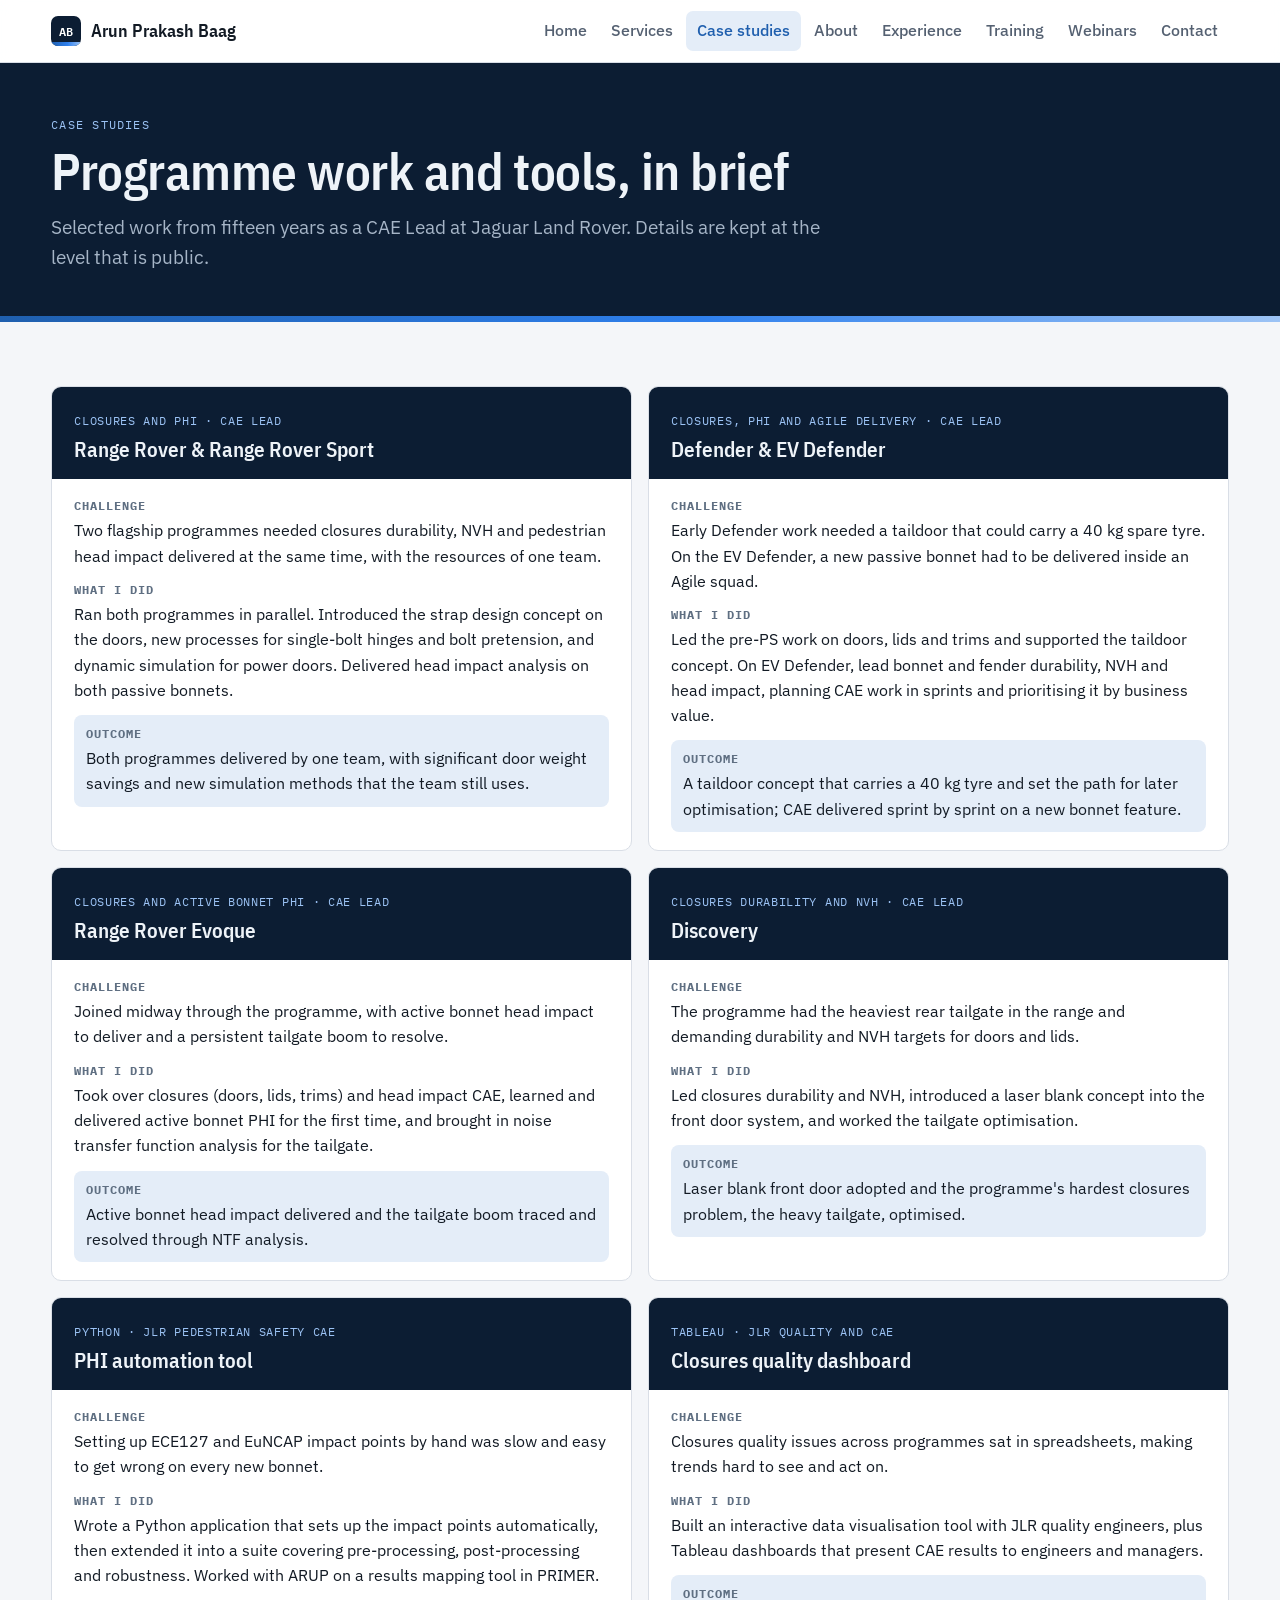
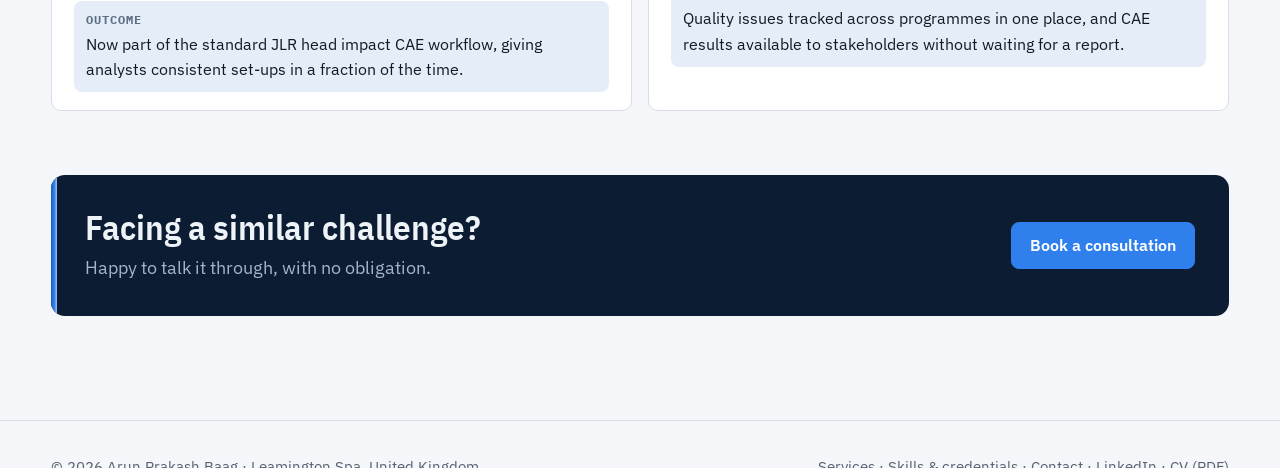
<file: projects.html>
<!doctype html><meta charset="utf-8"><meta http-equiv="refresh" content="0; url=case-studies.html"><link rel="canonical" href="case-studies.html"><title>Case studies</title><a href="case-studies.html">Case studies</a>
</file>
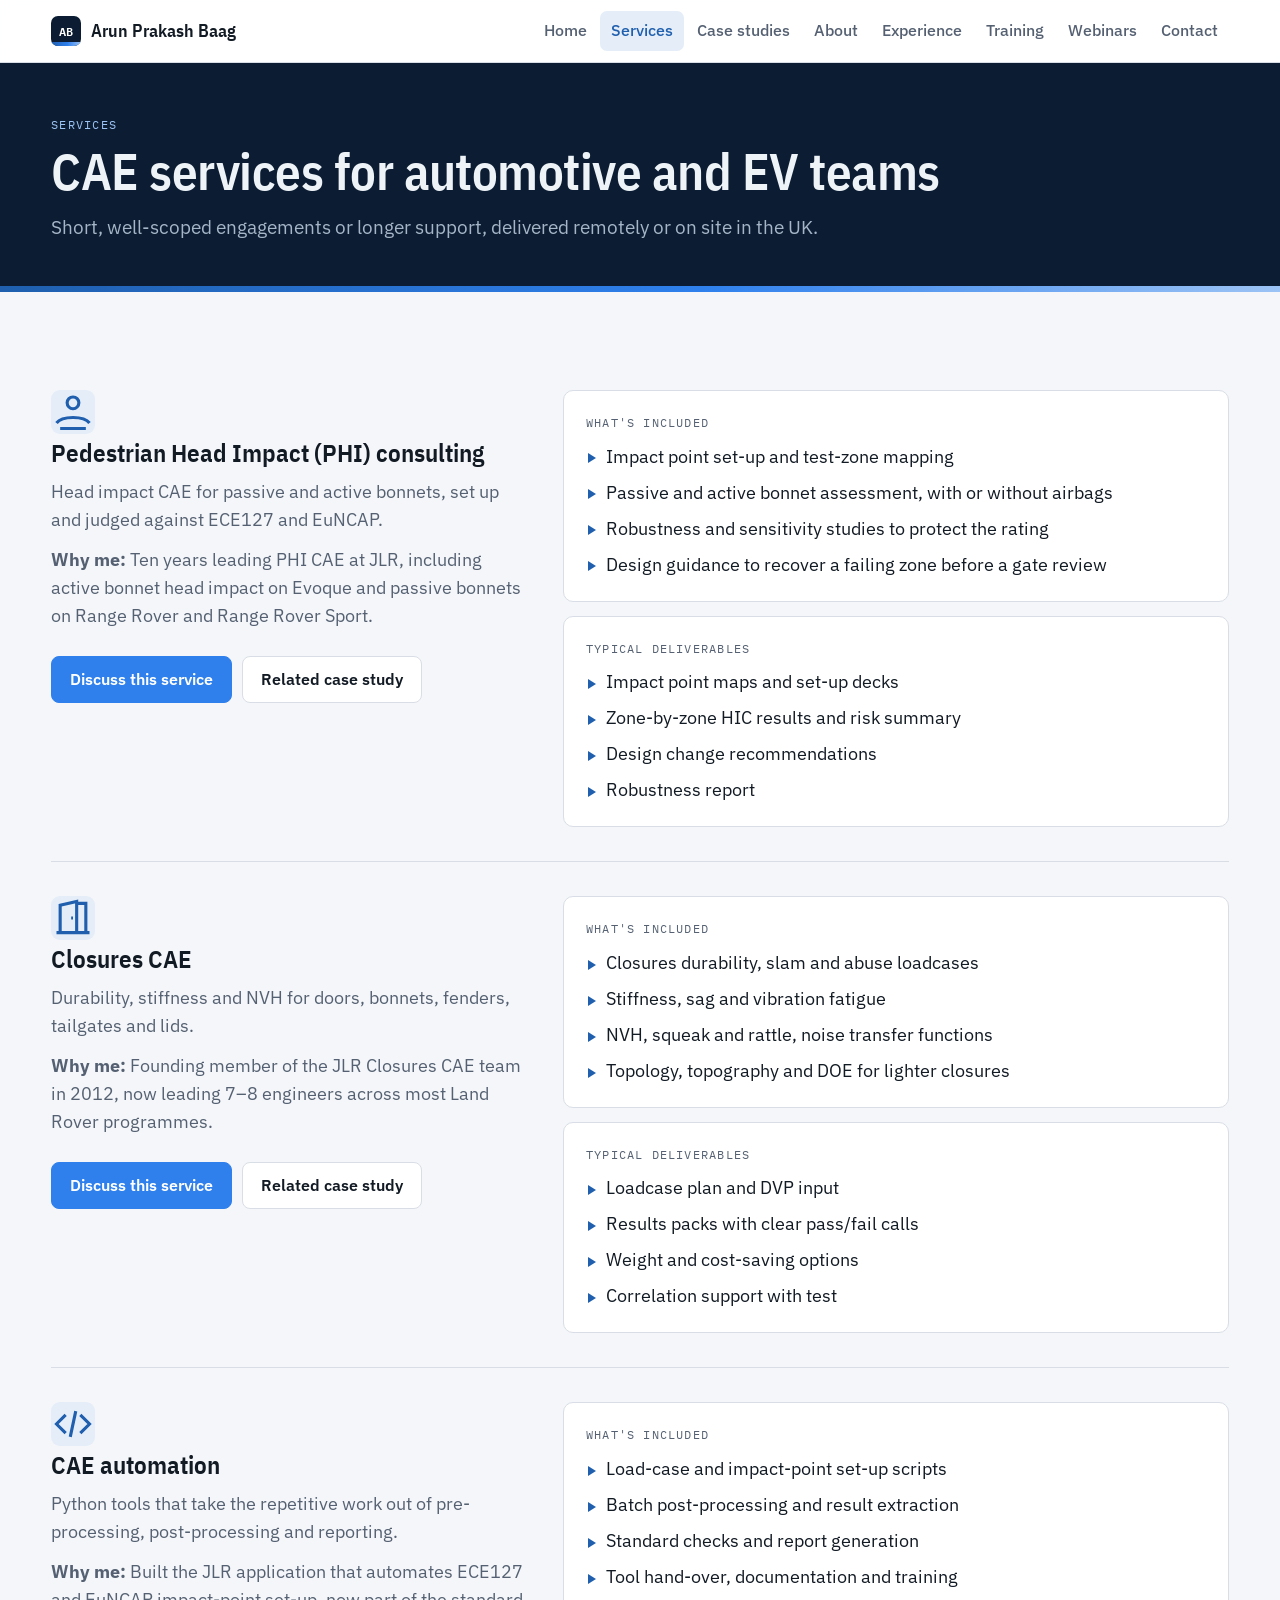
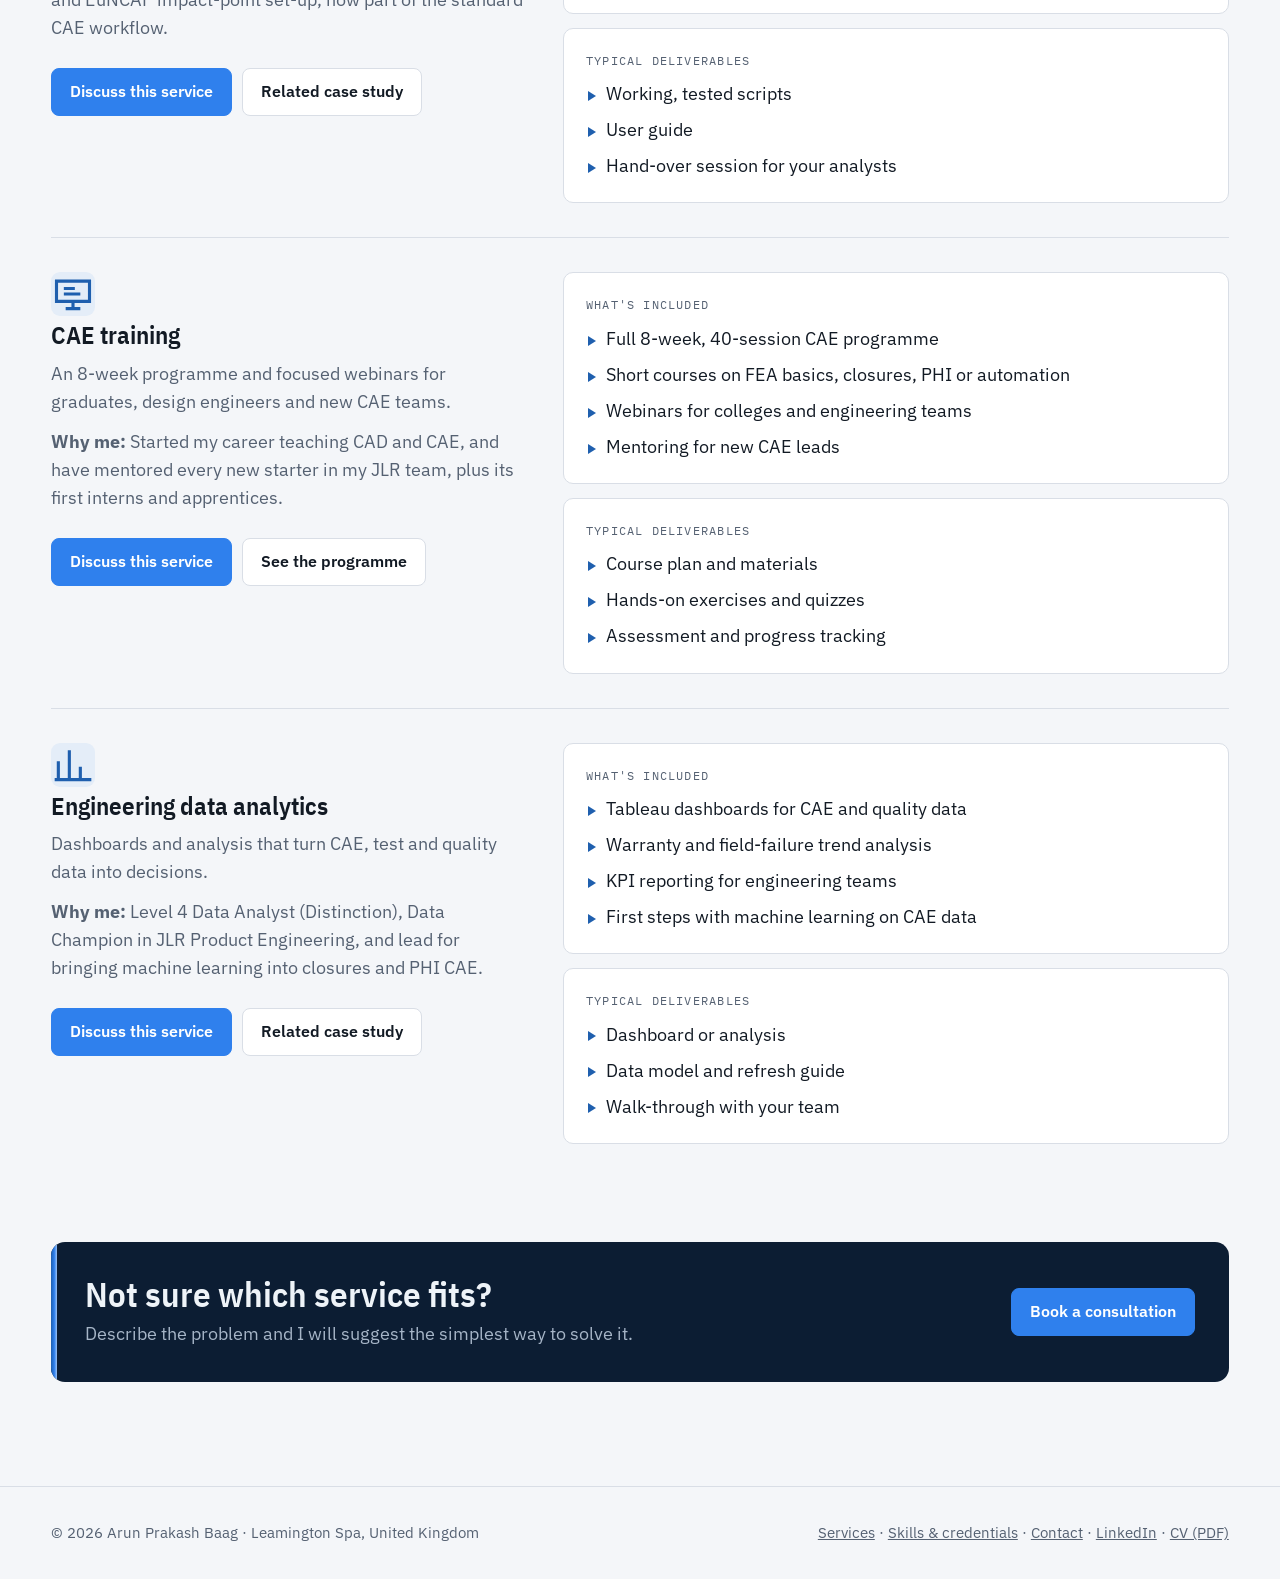
<file: services.html>
<!doctype html>
<html lang="en-GB">
<head>
<meta charset="utf-8">
<meta name="viewport" content="width=device-width,initial-scale=1">
<title>Services · Arun Prakash Baag</title>
<meta name="description" content="Pedestrian head impact consulting, closures CAE, CAE automation, CAE training and engineering data analytics.">
<meta property="og:title" content="Services · Arun Prakash Baag">
<meta property="og:description" content="Pedestrian head impact consulting, closures CAE, CAE automation, CAE training and engineering data analytics.">
<meta property="og:type" content="website">
<link rel="icon" href="data:image/svg+xml,%3Csvg xmlns='http://www.w3.org/2000/svg' viewBox='0 0 32 32'%3E%3Cdefs%3E%3ClinearGradient id='g'%3E%3Cstop offset='0' stop-color='%232b3fb3'/%3E%3Cstop offset='.5' stop-color='%233aa652'/%3E%3Cstop offset='1' stop-color='%23d93a2b'/%3E%3C/linearGradient%3E%3C/defs%3E%3Crect width='32' height='32' rx='7' fill='%230f1c2c'/%3E%3Crect y='26' width='32' height='6' fill='url(%23g)'/%3E%3Ctext x='16' y='20' font-family='monospace' font-size='12' fill='white' text-anchor='middle'%3EAB%3C/text%3E%3C/svg%3E">
<link rel="preconnect" href="https://fonts.googleapis.com"><link rel="preconnect" href="https://fonts.gstatic.com" crossorigin>
<link rel="stylesheet" href="https://fonts.googleapis.com/css2?family=IBM+Plex+Mono:wght@400;500&family=IBM+Plex+Sans+Condensed:wght@500;600&family=IBM+Plex+Sans:wght@400;500;600&display=swap">
<link rel="stylesheet" href="styles.css">
</head>
<body>
<a class="skip" href="#content">Skip to content</a>
<header class="mast"><div class="wrap">
<a class="logo" href="index.html"><i>AB</i>Arun Prakash Baag</a>
<button class="menu-btn" type="button" aria-expanded="false" aria-controls="nav">Menu</button>
<nav class="main" id="nav" aria-label="Main"><a href="index.html">Home</a><a href="services.html" aria-current="page">Services</a><a href="case-studies.html">Case studies</a><a href="about.html">About</a><a href="experience.html">Experience</a><a href="training.html">Training</a><a href="webinars.html">Webinars</a><a href="contact.html">Contact</a></nav>
</div></header>
<main id="content">
<header class="phead"><div class="wrap"><div class="eyebrow">Services</div><h1>CAE services for automotive and EV teams</h1><p class="lead">Short, well-scoped engagements or longer support, delivered remotely or on site in the UK.</p></div><div class="band"></div></header>
<section class="s"><div class="wrap"><article class="svc-row" id="phi"><div><span class="ic" style="width:44px;height:44px;border-radius:9px;background:var(--accent-soft);color:var(--accent);display:grid;place-items:center"><svg viewBox="0 0 24 24" fill="none" stroke="currentColor" stroke-width="1.7"><circle cx="12" cy="7" r="3.2"/><path d="M3 18c3-4 15-4 18 0M5 21h14"/></svg></span><h3>Pedestrian Head Impact (PHI) consulting</h3><p>Head impact CAE for passive and active bonnets, set up and judged against ECE127 and EuNCAP.</p><p style="margin-top:12px"><strong>Why me:</strong> Ten years leading PHI CAE at JLR, including active bonnet head impact on Evoque and passive bonnets on Range Rover and Range Rover Sport.</p>
<div class="cta"><a class="btn primary" href="contact.html#book">Discuss this service</a><a class="btn" href="case-studies.html#evoque">Related case study</a></div></div>
<div class="stack-col" style="display:grid;gap:14px"><div class="card"><div class="eyebrow">What's included</div><ul class="ticks"><li>Impact point set-up and test-zone mapping</li><li>Passive and active bonnet assessment, with or without airbags</li><li>Robustness and sensitivity studies to protect the rating</li><li>Design guidance to recover a failing zone before a gate review</li></ul></div>
<div class="card"><div class="eyebrow">Typical deliverables</div><ul class="ticks"><li>Impact point maps and set-up decks</li><li>Zone-by-zone HIC results and risk summary</li><li>Design change recommendations</li><li>Robustness report</li></ul></div></div></article><article class="svc-row" id="closures"><div><span class="ic" style="width:44px;height:44px;border-radius:9px;background:var(--accent-soft);color:var(--accent);display:grid;place-items:center"><svg viewBox="0 0 24 24" fill="none" stroke="currentColor" stroke-width="1.7"><path d="M5 20V5l9-2v17M14 4h5v16M3 20h18M11 12h1"/></svg></span><h3>Closures CAE</h3><p>Durability, stiffness and NVH for doors, bonnets, fenders, tailgates and lids.</p><p style="margin-top:12px"><strong>Why me:</strong> Founding member of the JLR Closures CAE team in 2012, now leading 7–8 engineers across most Land Rover programmes.</p>
<div class="cta"><a class="btn primary" href="contact.html#book">Discuss this service</a><a class="btn" href="case-studies.html#rangerover">Related case study</a></div></div>
<div class="stack-col" style="display:grid;gap:14px"><div class="card"><div class="eyebrow">What's included</div><ul class="ticks"><li>Closures durability, slam and abuse loadcases</li><li>Stiffness, sag and vibration fatigue</li><li>NVH, squeak and rattle, noise transfer functions</li><li>Topology, topography and DOE for lighter closures</li></ul></div>
<div class="card"><div class="eyebrow">Typical deliverables</div><ul class="ticks"><li>Loadcase plan and DVP input</li><li>Results packs with clear pass/fail calls</li><li>Weight and cost-saving options</li><li>Correlation support with test</li></ul></div></div></article><article class="svc-row" id="automation"><div><span class="ic" style="width:44px;height:44px;border-radius:9px;background:var(--accent-soft);color:var(--accent);display:grid;place-items:center"><svg viewBox="0 0 24 24" fill="none" stroke="currentColor" stroke-width="1.7"><path d="M8 7l-5 5 5 5M16 7l5 5-5 5M13.5 5l-3 14"/></svg></span><h3>CAE automation</h3><p>Python tools that take the repetitive work out of pre-processing, post-processing and reporting.</p><p style="margin-top:12px"><strong>Why me:</strong> Built the JLR application that automates ECE127 and EuNCAP impact-point set-up, now part of the standard CAE workflow.</p>
<div class="cta"><a class="btn primary" href="contact.html#book">Discuss this service</a><a class="btn" href="case-studies.html#phitool">Related case study</a></div></div>
<div class="stack-col" style="display:grid;gap:14px"><div class="card"><div class="eyebrow">What's included</div><ul class="ticks"><li>Load-case and impact-point set-up scripts</li><li>Batch post-processing and result extraction</li><li>Standard checks and report generation</li><li>Tool hand-over, documentation and training</li></ul></div>
<div class="card"><div class="eyebrow">Typical deliverables</div><ul class="ticks"><li>Working, tested scripts</li><li>User guide</li><li>Hand-over session for your analysts</li></ul></div></div></article><article class="svc-row" id="training"><div><span class="ic" style="width:44px;height:44px;border-radius:9px;background:var(--accent-soft);color:var(--accent);display:grid;place-items:center"><svg viewBox="0 0 24 24" fill="none" stroke="currentColor" stroke-width="1.7"><path d="M3 5h18v11H3zM8 20h8M12 16v4M7 9h6M7 12h9"/></svg></span><h3>CAE training</h3><p>An 8-week programme and focused webinars for graduates, design engineers and new CAE teams.</p><p style="margin-top:12px"><strong>Why me:</strong> Started my career teaching CAD and CAE, and have mentored every new starter in my JLR team, plus its first interns and apprentices.</p>
<div class="cta"><a class="btn primary" href="contact.html#book">Discuss this service</a><a class="btn" href="training.html">See the programme</a></div></div>
<div class="stack-col" style="display:grid;gap:14px"><div class="card"><div class="eyebrow">What's included</div><ul class="ticks"><li>Full 8-week, 40-session CAE programme</li><li>Short courses on FEA basics, closures, PHI or automation</li><li>Webinars for colleges and engineering teams</li><li>Mentoring for new CAE leads</li></ul></div>
<div class="card"><div class="eyebrow">Typical deliverables</div><ul class="ticks"><li>Course plan and materials</li><li>Hands-on exercises and quizzes</li><li>Assessment and progress tracking</li></ul></div></div></article><article class="svc-row" id="analytics"><div><span class="ic" style="width:44px;height:44px;border-radius:9px;background:var(--accent-soft);color:var(--accent);display:grid;place-items:center"><svg viewBox="0 0 24 24" fill="none" stroke="currentColor" stroke-width="1.7"><path d="M4 20V10M10 20V4M16 20v-7M22 20H2"/></svg></span><h3>Engineering data analytics</h3><p>Dashboards and analysis that turn CAE, test and quality data into decisions.</p><p style="margin-top:12px"><strong>Why me:</strong> Level 4 Data Analyst (Distinction), Data Champion in JLR Product Engineering, and lead for bringing machine learning into closures and PHI CAE.</p>
<div class="cta"><a class="btn primary" href="contact.html#book">Discuss this service</a><a class="btn" href="case-studies.html#dashboard">Related case study</a></div></div>
<div class="stack-col" style="display:grid;gap:14px"><div class="card"><div class="eyebrow">What's included</div><ul class="ticks"><li>Tableau dashboards for CAE and quality data</li><li>Warranty and field-failure trend analysis</li><li>KPI reporting for engineering teams</li><li>First steps with machine learning on CAE data</li></ul></div>
<div class="card"><div class="eyebrow">Typical deliverables</div><ul class="ticks"><li>Dashboard or analysis</li><li>Data model and refresh guide</li><li>Walk-through with your team</li></ul></div></div></article></div></section>
<section class="s"><div class="wrap"><div class="callout"><div><h2>Not sure which service fits?</h2><p>Describe the problem and I will suggest the simplest way to solve it.</p></div><a class="btn primary" href="contact.html#book">Book a consultation</a></div></div></section>
</main>
<footer><div class="wrap">
<span>© 2026 Arun Prakash Baag · Leamington Spa, United Kingdom</span>
<span><a href="services.html">Services</a> · <a href="skills.html">Skills & credentials</a> · <a href="contact.html">Contact</a> · <a href="https://www.linkedin.com/in/arunprakashbaag" rel="me noopener" target="_blank">LinkedIn</a> · <a href="Arun_Prakash_Baag_CV.pdf">CV (PDF)</a></span>
</div></footer>
<script src="site.js"></script>
</body>
</html>
</file>
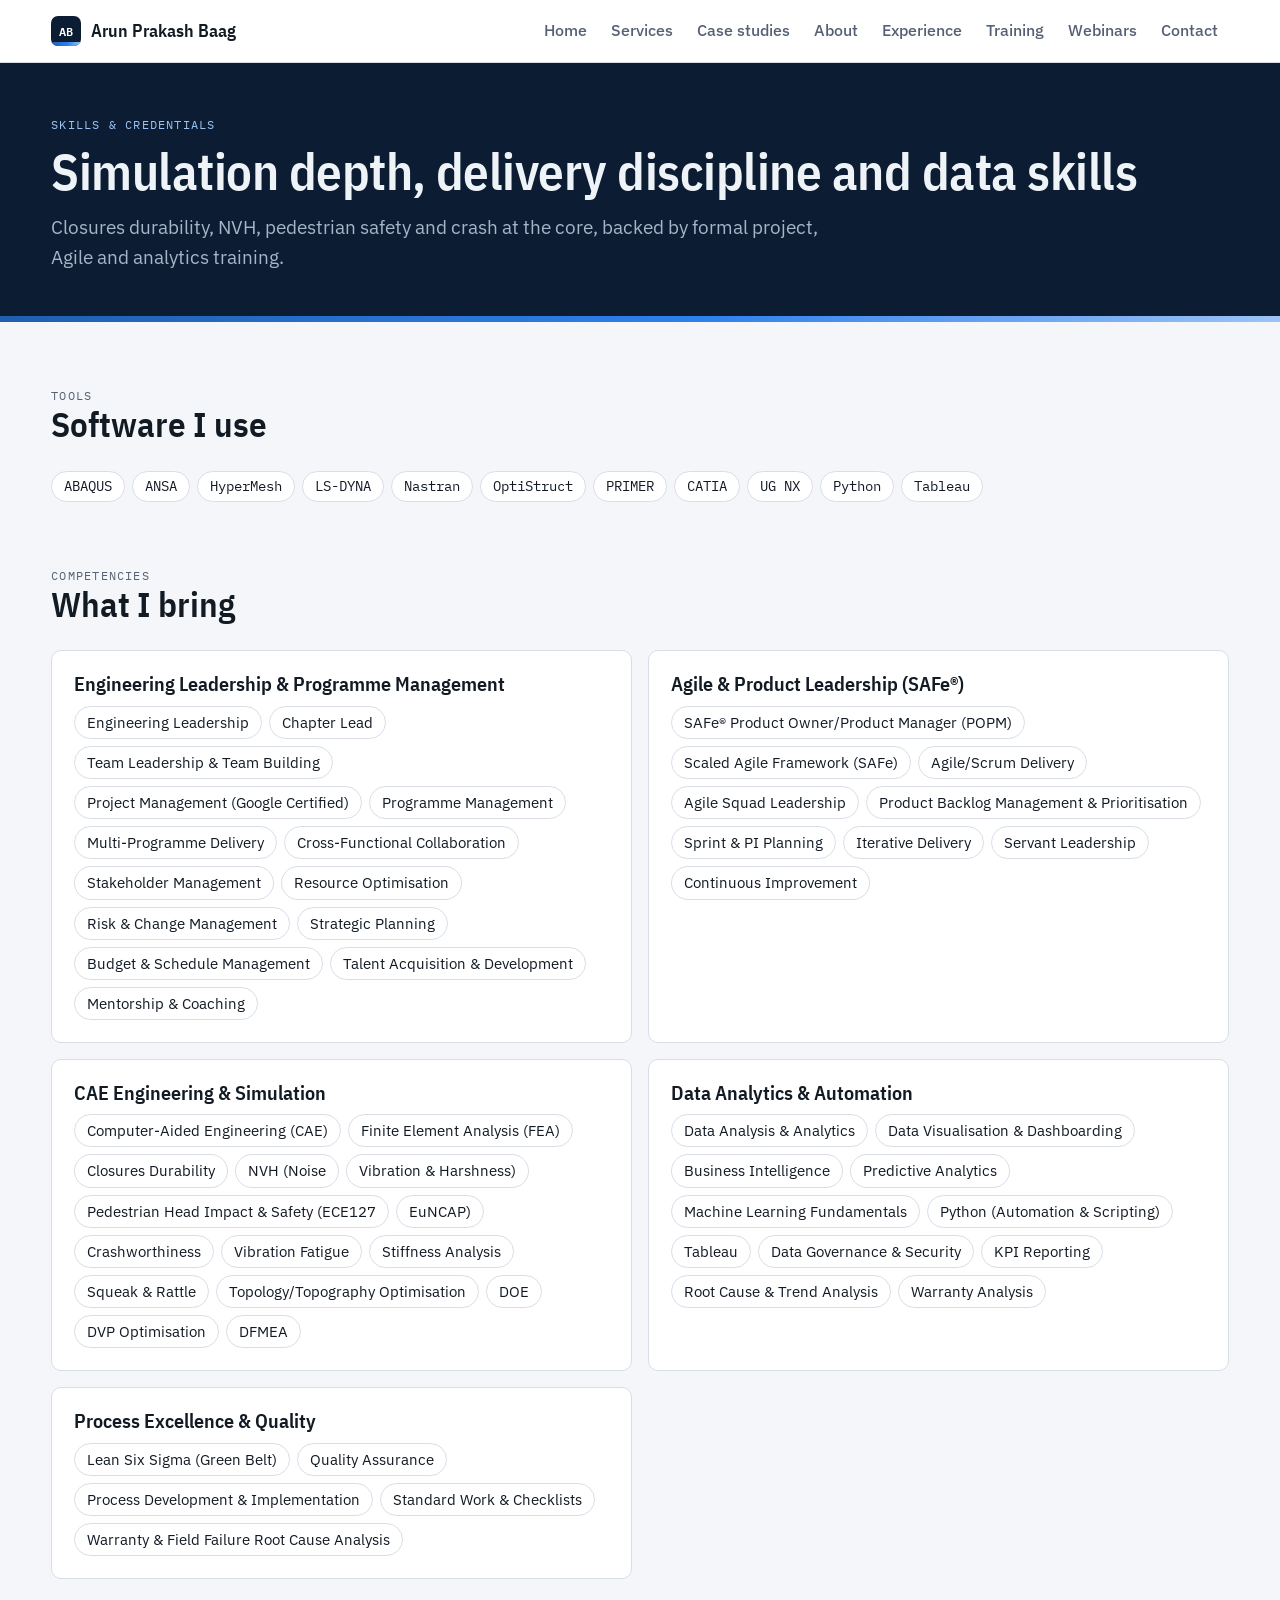
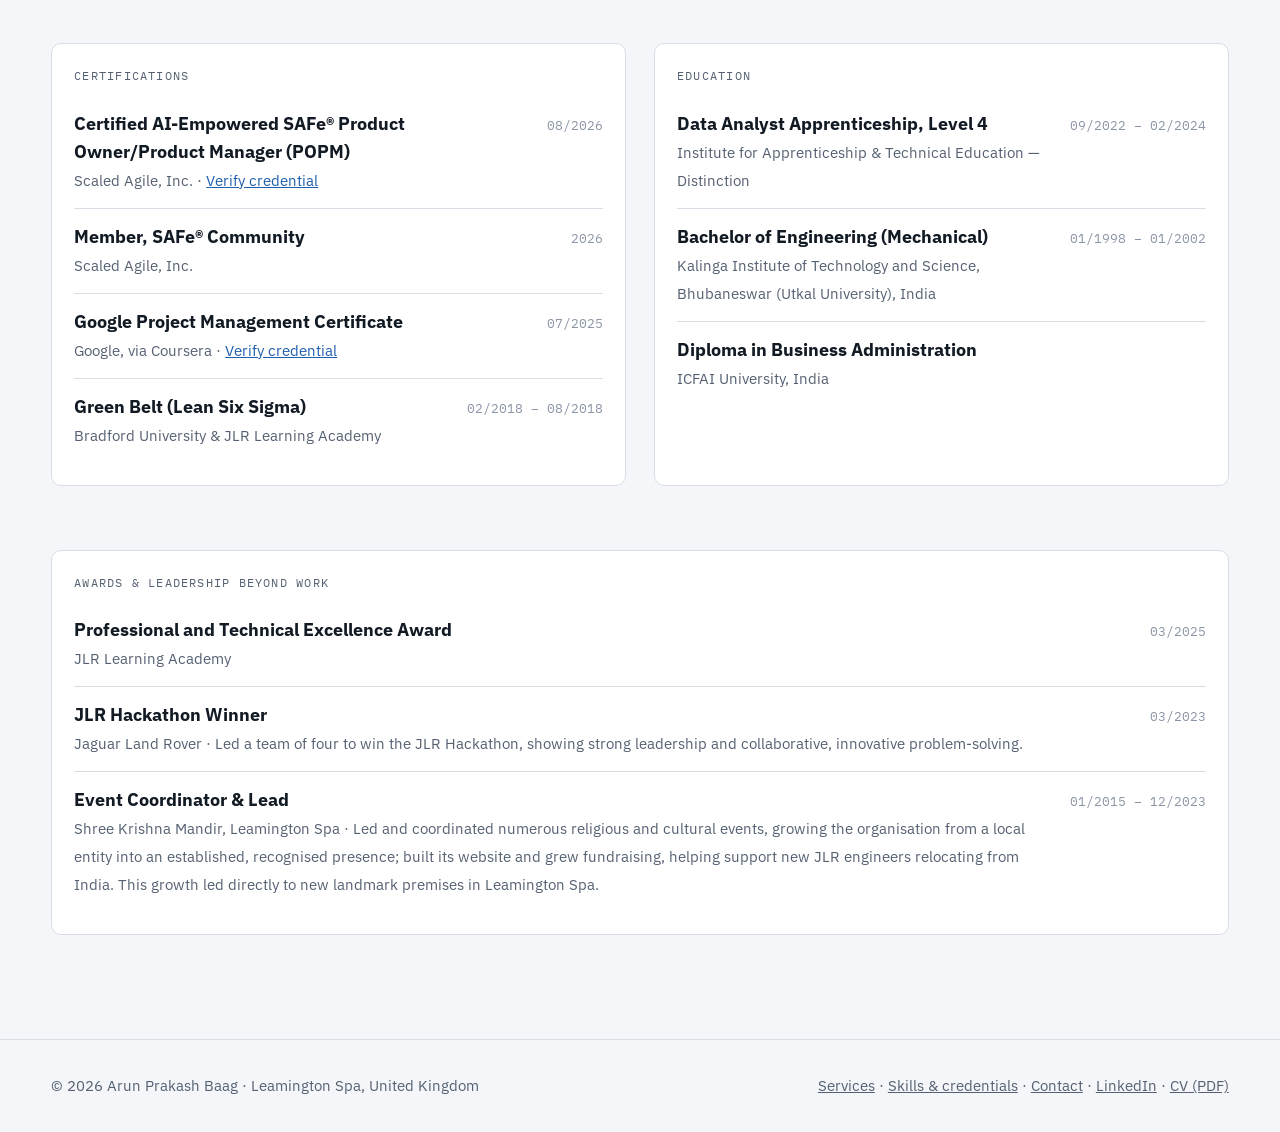
<file: skills.html>
<!doctype html>
<html lang="en-GB">
<head>
<meta charset="utf-8">
<meta name="viewport" content="width=device-width,initial-scale=1">
<title>Skills &amp; credentials · Arun Prakash Baag</title>
<meta name="description" content="CAE, Agile and data skills, software tools, certifications (SAFe POPM, Google PM, Lean Six Sigma Green Belt), education and awards of Arun Prakash Baag.">
<meta property="og:title" content="Skills &amp; credentials · Arun Prakash Baag">
<meta property="og:description" content="CAE, Agile and data skills, software tools, certifications (SAFe POPM, Google PM, Lean Six Sigma Green Belt), education and awards of Arun Prakash Baag.">
<meta property="og:type" content="website">
<link rel="icon" href="data:image/svg+xml,%3Csvg xmlns='http://www.w3.org/2000/svg' viewBox='0 0 32 32'%3E%3Cdefs%3E%3ClinearGradient id='g'%3E%3Cstop offset='0' stop-color='%232b3fb3'/%3E%3Cstop offset='.5' stop-color='%233aa652'/%3E%3Cstop offset='1' stop-color='%23d93a2b'/%3E%3C/linearGradient%3E%3C/defs%3E%3Crect width='32' height='32' rx='7' fill='%230f1c2c'/%3E%3Crect y='26' width='32' height='6' fill='url(%23g)'/%3E%3Ctext x='16' y='20' font-family='monospace' font-size='12' fill='white' text-anchor='middle'%3EAB%3C/text%3E%3C/svg%3E">
<link rel="preconnect" href="https://fonts.googleapis.com"><link rel="preconnect" href="https://fonts.gstatic.com" crossorigin>
<link rel="stylesheet" href="https://fonts.googleapis.com/css2?family=IBM+Plex+Mono:wght@400;500&family=IBM+Plex+Sans+Condensed:wght@500;600&family=IBM+Plex+Sans:wght@400;500;600&display=swap">
<link rel="stylesheet" href="styles.css">
</head>
<body>
<a class="skip" href="#content">Skip to content</a>
<header class="mast"><div class="wrap">
<a class="logo" href="index.html"><i>AB</i>Arun Prakash Baag</a>
<button class="menu-btn" type="button" aria-expanded="false" aria-controls="nav">Menu</button>
<nav class="main" id="nav" aria-label="Main"><a href="index.html">Home</a><a href="services.html">Services</a><a href="case-studies.html">Case studies</a><a href="about.html">About</a><a href="experience.html">Experience</a><a href="training.html">Training</a><a href="webinars.html">Webinars</a><a href="contact.html">Contact</a></nav>
</div></header>
<main id="content">
<header class="phead"><div class="wrap"><div class="eyebrow">Skills &amp; credentials</div><h1>Simulation depth, delivery discipline and data skills</h1><p class="lead">Closures durability, NVH, pedestrian safety and crash at the core, backed by formal project, Agile and analytics training.</p></div><div class="band"></div></header>
<section class="s"><div class="wrap"><div class="s-head"><div><div class="eyebrow">Tools</div><h2>Software I use</h2></div></div>
<div class="chips"><span class="chip tool">ABAQUS</span><span class="chip tool">ANSA</span><span class="chip tool">HyperMesh</span><span class="chip tool">LS-DYNA</span><span class="chip tool">Nastran</span><span class="chip tool">OptiStruct</span><span class="chip tool">PRIMER</span><span class="chip tool">CATIA</span><span class="chip tool">UG NX</span><span class="chip tool">Python</span><span class="chip tool">Tableau</span></div></div></section>
<section class="s"><div class="wrap"><div class="s-head"><div><div class="eyebrow">Competencies</div><h2>What I bring</h2></div></div>
<div class="cards two"><div class="card"><h3>Engineering Leadership &amp; Programme Management</h3><div class="chips"><span class=chip>Engineering Leadership</span><span class=chip>Chapter Lead</span><span class=chip>Team Leadership &amp; Team Building</span><span class=chip>Project Management (Google Certified)</span><span class=chip>Programme Management</span><span class=chip>Multi-Programme Delivery</span><span class=chip>Cross-Functional Collaboration</span><span class=chip>Stakeholder Management</span><span class=chip>Resource Optimisation</span><span class=chip>Risk &amp; Change Management</span><span class=chip>Strategic Planning</span><span class=chip>Budget &amp; Schedule Management</span><span class=chip>Talent Acquisition &amp; Development</span><span class=chip>Mentorship &amp; Coaching</span></div></div><div class="card"><h3>Agile &amp; Product Leadership (SAFe®)</h3><div class="chips"><span class=chip>SAFe® Product Owner/Product Manager (POPM)</span><span class=chip>Scaled Agile Framework (SAFe)</span><span class=chip>Agile/Scrum Delivery</span><span class=chip>Agile Squad Leadership</span><span class=chip>Product Backlog Management &amp; Prioritisation</span><span class=chip>Sprint &amp; PI Planning</span><span class=chip>Iterative Delivery</span><span class=chip>Servant Leadership</span><span class=chip>Continuous Improvement</span></div></div><div class="card"><h3>CAE Engineering &amp; Simulation</h3><div class="chips"><span class=chip>Computer-Aided Engineering (CAE)</span><span class=chip>Finite Element Analysis (FEA)</span><span class=chip>Closures Durability</span><span class=chip>NVH (Noise</span><span class=chip>Vibration &amp; Harshness)</span><span class=chip>Pedestrian Head Impact &amp; Safety (ECE127</span><span class=chip>EuNCAP)</span><span class=chip>Crashworthiness</span><span class=chip>Vibration Fatigue</span><span class=chip>Stiffness Analysis</span><span class=chip>Squeak &amp; Rattle</span><span class=chip>Topology/Topography Optimisation</span><span class=chip>DOE</span><span class=chip>DVP Optimisation</span><span class=chip>DFMEA</span></div></div><div class="card"><h3>Data Analytics &amp; Automation</h3><div class="chips"><span class=chip>Data Analysis &amp; Analytics</span><span class=chip>Data Visualisation &amp; Dashboarding</span><span class=chip>Business Intelligence</span><span class=chip>Predictive Analytics</span><span class=chip>Machine Learning Fundamentals</span><span class=chip>Python (Automation &amp; Scripting)</span><span class=chip>Tableau</span><span class=chip>Data Governance &amp; Security</span><span class=chip>KPI Reporting</span><span class=chip>Root Cause &amp; Trend Analysis</span><span class=chip>Warranty Analysis</span></div></div><div class="card"><h3>Process Excellence &amp; Quality</h3><div class="chips"><span class=chip>Lean Six Sigma (Green Belt)</span><span class=chip>Quality Assurance</span><span class=chip>Process Development &amp; Implementation</span><span class=chip>Standard Work &amp; Checklists</span><span class=chip>Warranty &amp; Field Failure Root Cause Analysis</span></div></div></div></div></section>
<section class="s"><div class="wrap"><div class="split">
<div class="card"><div class="eyebrow">Certifications</div><div class="creds"><div class="cred"><div><strong>Certified AI-Empowered SAFe® Product Owner/Product Manager (POPM)</strong><br><span>Scaled Agile, Inc. · <a href="https://www.credly.com/badges/08a52ca9-c534-4afb-9a08-5612bcdbdd94" target=_blank rel=noopener>Verify credential</a></span></div><em>08/2026</em></div><div class="cred"><div><strong>Member, SAFe® Community</strong><br><span>Scaled Agile, Inc.</span></div><em>2026</em></div><div class="cred"><div><strong>Google Project Management Certificate</strong><br><span>Google, via Coursera · <a href="https://coursera.org/share/4f867425f39aedd51ad00615dfc984e1" target=_blank rel=noopener>Verify credential</a></span></div><em>07/2025</em></div><div class="cred"><div><strong>Green Belt (Lean Six Sigma)</strong><br><span>Bradford University &amp; JLR Learning Academy</span></div><em>02/2018 – 08/2018</em></div></div></div>
<div class="card"><div class="eyebrow">Education</div><div class="creds"><div class="cred"><div><strong>Data Analyst Apprenticeship, Level 4</strong><br><span>Institute for Apprenticeship &amp; Technical Education — Distinction</span></div><em>09/2022 – 02/2024</em></div><div class="cred"><div><strong>Bachelor of Engineering (Mechanical)</strong><br><span>Kalinga Institute of Technology and Science, Bhubaneswar (Utkal University), India</span></div><em>01/1998 – 01/2002</em></div><div class="cred"><div><strong>Diploma in Business Administration</strong><br><span>ICFAI University, India</span></div><em></em></div></div></div>
</div></div></section>
<section class="s"><div class="wrap"><div class="card"><div class="eyebrow">Awards & leadership beyond work</div><div class="creds"><div class="cred"><div><strong>Professional and Technical Excellence Award</strong><br><span>JLR Learning Academy</span></div><em>03/2025</em></div><div class="cred"><div><strong>JLR Hackathon Winner</strong><br><span>Jaguar Land Rover · Led a team of four to win the JLR Hackathon, showing strong leadership and collaborative, innovative problem-solving.</span></div><em>03/2023</em></div><div class="cred"><div><strong>Event Coordinator &amp; Lead</strong><br><span>Shree Krishna Mandir, Leamington Spa · Led and coordinated numerous religious and cultural events, growing the organisation from a local entity into an established, recognised presence; built its website and grew fundraising, helping support new JLR engineers relocating from India. This growth led directly to new landmark premises in Leamington Spa.</span></div><em>01/2015 – 12/2023</em></div></div></div></div></section>

</main>
<footer><div class="wrap">
<span>© 2026 Arun Prakash Baag · Leamington Spa, United Kingdom</span>
<span><a href="services.html">Services</a> · <a href="skills.html">Skills & credentials</a> · <a href="contact.html">Contact</a> · <a href="https://www.linkedin.com/in/arunprakashbaag" rel="me noopener" target="_blank">LinkedIn</a> · <a href="Arun_Prakash_Baag_CV.pdf">CV (PDF)</a></span>
</div></footer>
<script src="site.js"></script>
</body>
</html>
</file>
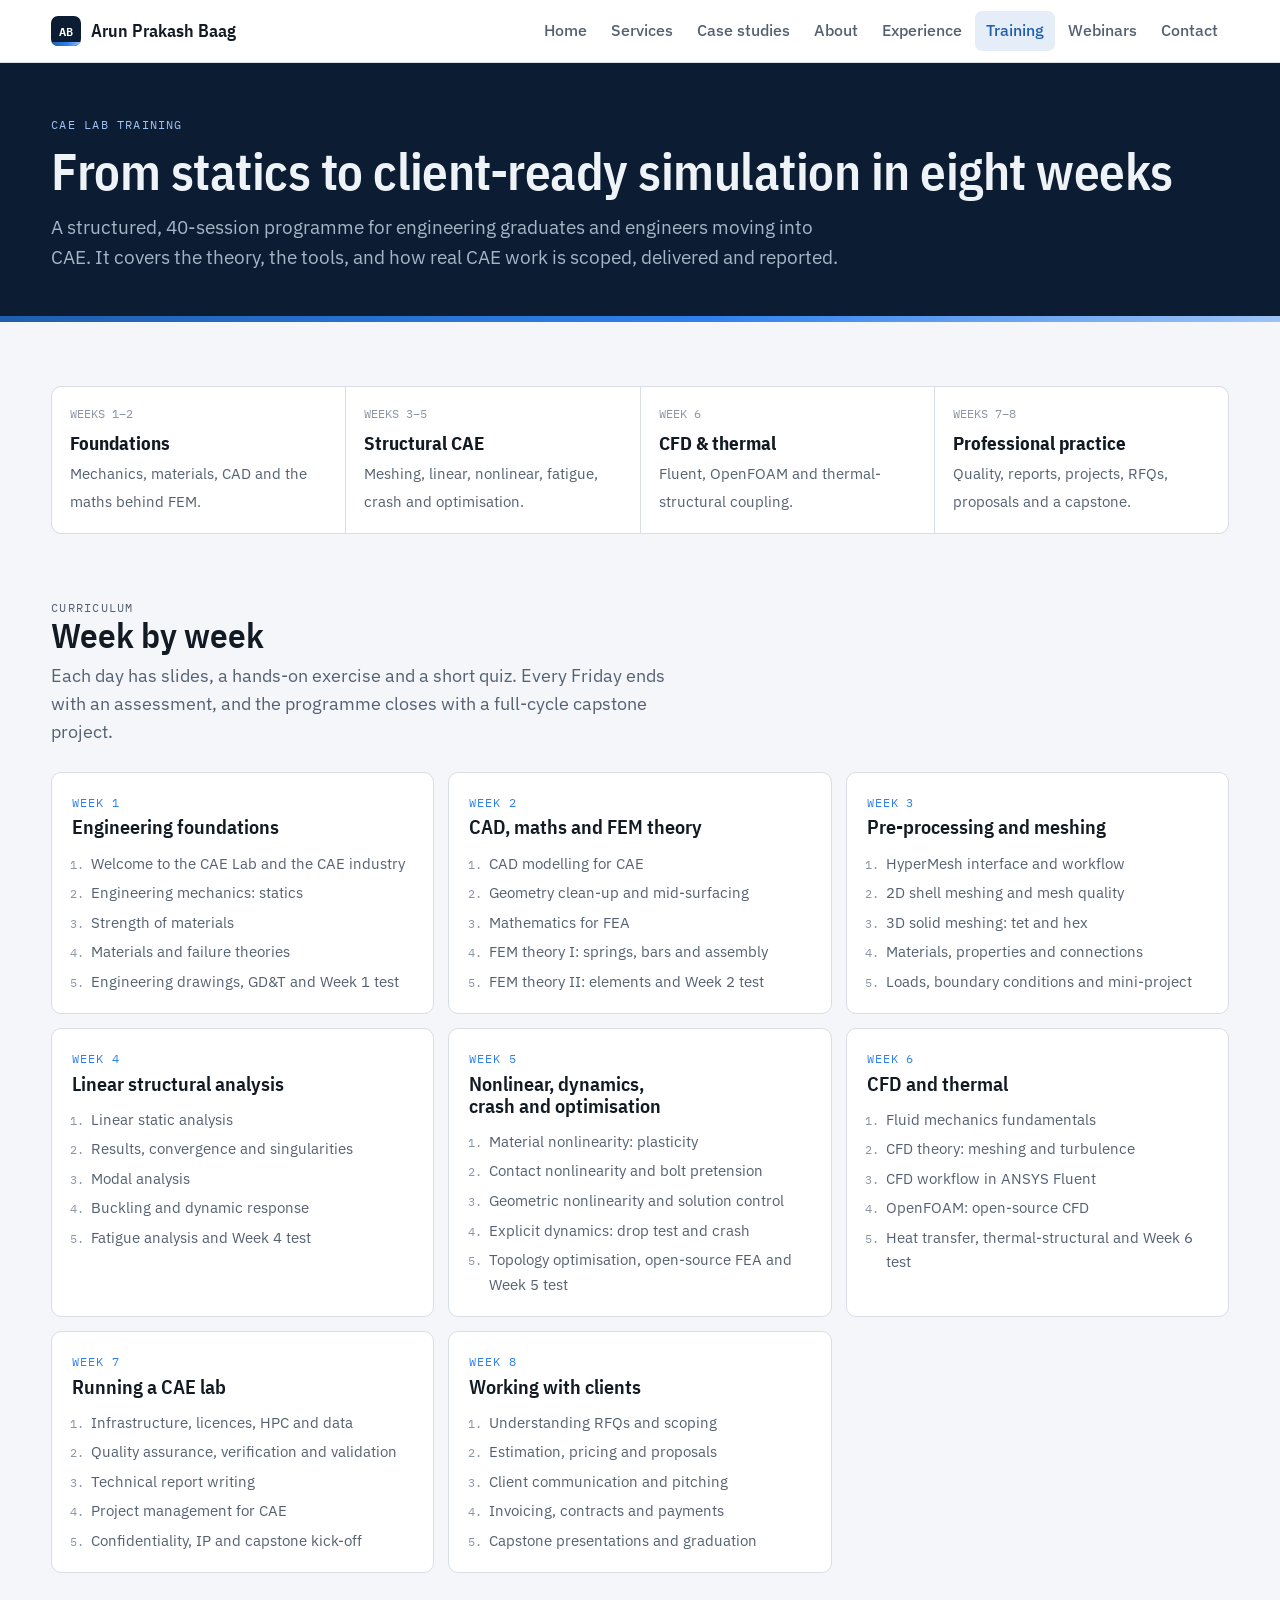
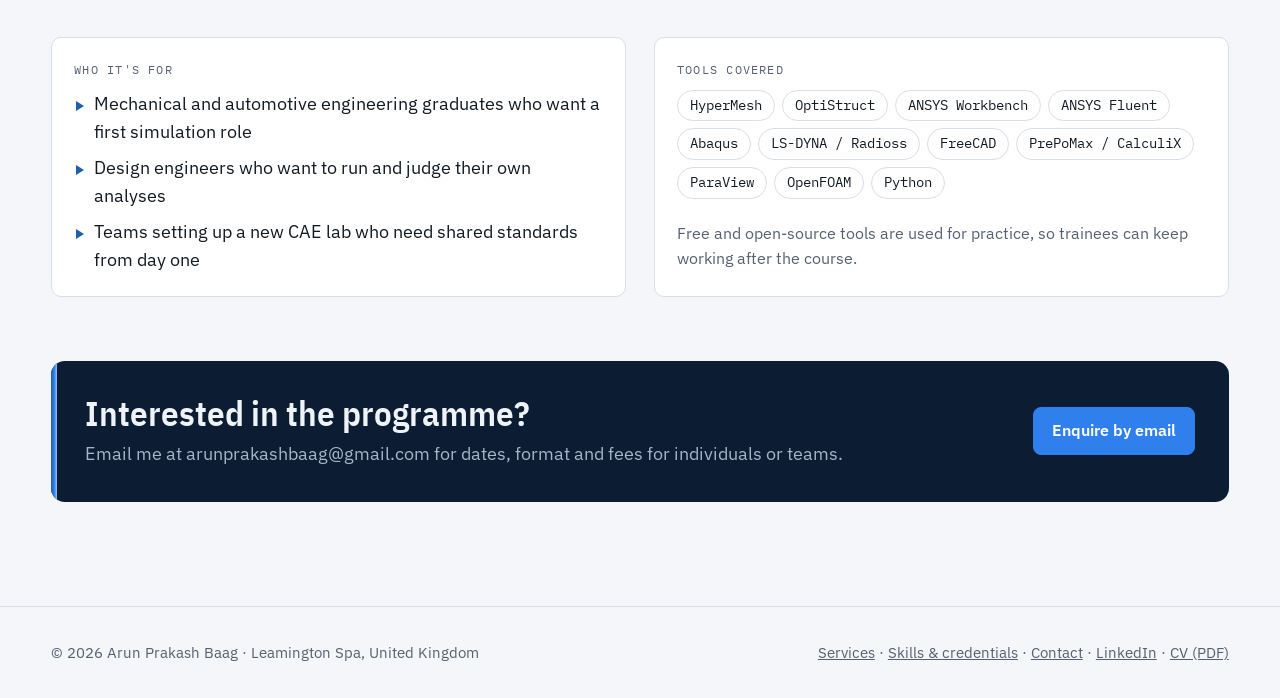
<file: training.html>
<!doctype html>
<html lang="en-GB">
<head>
<meta charset="utf-8">
<meta name="viewport" content="width=device-width,initial-scale=1">
<title>CAE Lab Training · Arun Prakash Baag</title>
<meta name="description" content="An 8-week, 40-session CAE training programme: FEA theory, meshing, linear and nonlinear analysis, crash, CFD, thermal, and running client CAE work.">
<meta property="og:title" content="CAE Lab Training · Arun Prakash Baag">
<meta property="og:description" content="An 8-week, 40-session CAE training programme: FEA theory, meshing, linear and nonlinear analysis, crash, CFD, thermal, and running client CAE work.">
<meta property="og:type" content="website">
<link rel="icon" href="data:image/svg+xml,%3Csvg xmlns='http://www.w3.org/2000/svg' viewBox='0 0 32 32'%3E%3Cdefs%3E%3ClinearGradient id='g'%3E%3Cstop offset='0' stop-color='%232b3fb3'/%3E%3Cstop offset='.5' stop-color='%233aa652'/%3E%3Cstop offset='1' stop-color='%23d93a2b'/%3E%3C/linearGradient%3E%3C/defs%3E%3Crect width='32' height='32' rx='7' fill='%230f1c2c'/%3E%3Crect y='26' width='32' height='6' fill='url(%23g)'/%3E%3Ctext x='16' y='20' font-family='monospace' font-size='12' fill='white' text-anchor='middle'%3EAB%3C/text%3E%3C/svg%3E">
<link rel="preconnect" href="https://fonts.googleapis.com"><link rel="preconnect" href="https://fonts.gstatic.com" crossorigin>
<link rel="stylesheet" href="https://fonts.googleapis.com/css2?family=IBM+Plex+Mono:wght@400;500&family=IBM+Plex+Sans+Condensed:wght@500;600&family=IBM+Plex+Sans:wght@400;500;600&display=swap">
<link rel="stylesheet" href="styles.css">
</head>
<body>
<a class="skip" href="#content">Skip to content</a>
<header class="mast"><div class="wrap">
<a class="logo" href="index.html"><i>AB</i>Arun Prakash Baag</a>
<button class="menu-btn" type="button" aria-expanded="false" aria-controls="nav">Menu</button>
<nav class="main" id="nav" aria-label="Main"><a href="index.html">Home</a><a href="services.html">Services</a><a href="case-studies.html">Case studies</a><a href="about.html">About</a><a href="experience.html">Experience</a><a href="training.html" aria-current="page">Training</a><a href="webinars.html">Webinars</a><a href="contact.html">Contact</a></nav>
</div></header>
<main id="content">
<header class="phead"><div class="wrap"><div class="eyebrow">CAE Lab Training</div><h1>From statics to client-ready simulation in eight weeks</h1><p class="lead">A structured, 40-session programme for engineering graduates and engineers moving into CAE. It covers the theory, the tools, and how real CAE work is scoped, delivered and reported.</p></div><div class="band"></div></header>
<section class="s"><div class="wrap">
<div class="phases">
<div class="phase"><span class="wk">WEEKS 1–2</span><b>Foundations</b><span>Mechanics, materials, CAD and the maths behind FEM.</span></div>
<div class="phase"><span class="wk">WEEKS 3–5</span><b>Structural CAE</b><span>Meshing, linear, nonlinear, fatigue, crash and optimisation.</span></div>
<div class="phase"><span class="wk">WEEK 6</span><b>CFD & thermal</b><span>Fluent, OpenFOAM and thermal-structural coupling.</span></div>
<div class="phase"><span class="wk">WEEKS 7–8</span><b>Professional practice</b><span>Quality, reports, projects, RFQs, proposals and a capstone.</span></div>
</div></div></section>
<section class="s"><div class="wrap"><div class="s-head"><div><div class="eyebrow">Curriculum</div><h2>Week by week</h2><p>Each day has slides, a hands-on exercise and a short quiz. Every Friday ends with an assessment, and the programme closes with a full-cycle capstone project.</p></div></div>
<div class="weeks"><div class="week"><div class="wn">WEEK 1</div><h3>Engineering foundations</h3><ol><li>Welcome to the CAE Lab and the CAE industry</li><li>Engineering mechanics: statics</li><li>Strength of materials</li><li>Materials and failure theories</li><li>Engineering drawings, GD&amp;T and Week 1 test</li></ol></div><div class="week"><div class="wn">WEEK 2</div><h3>CAD, maths and FEM theory</h3><ol><li>CAD modelling for CAE</li><li>Geometry clean-up and mid-surfacing</li><li>Mathematics for FEA</li><li>FEM theory I: springs, bars and assembly</li><li>FEM theory II: elements and Week 2 test</li></ol></div><div class="week"><div class="wn">WEEK 3</div><h3>Pre-processing and meshing</h3><ol><li>HyperMesh interface and workflow</li><li>2D shell meshing and mesh quality</li><li>3D solid meshing: tet and hex</li><li>Materials, properties and connections</li><li>Loads, boundary conditions and mini-project</li></ol></div><div class="week"><div class="wn">WEEK 4</div><h3>Linear structural analysis</h3><ol><li>Linear static analysis</li><li>Results, convergence and singularities</li><li>Modal analysis</li><li>Buckling and dynamic response</li><li>Fatigue analysis and Week 4 test</li></ol></div><div class="week"><div class="wn">WEEK 5</div><h3>Nonlinear, dynamics, crash and optimisation</h3><ol><li>Material nonlinearity: plasticity</li><li>Contact nonlinearity and bolt pretension</li><li>Geometric nonlinearity and solution control</li><li>Explicit dynamics: drop test and crash</li><li>Topology optimisation, open-source FEA and Week 5 test</li></ol></div><div class="week"><div class="wn">WEEK 6</div><h3>CFD and thermal</h3><ol><li>Fluid mechanics fundamentals</li><li>CFD theory: meshing and turbulence</li><li>CFD workflow in ANSYS Fluent</li><li>OpenFOAM: open-source CFD</li><li>Heat transfer, thermal-structural and Week 6 test</li></ol></div><div class="week"><div class="wn">WEEK 7</div><h3>Running a CAE lab</h3><ol><li>Infrastructure, licences, HPC and data</li><li>Quality assurance, verification and validation</li><li>Technical report writing</li><li>Project management for CAE</li><li>Confidentiality, IP and capstone kick-off</li></ol></div><div class="week"><div class="wn">WEEK 8</div><h3>Working with clients</h3><ol><li>Understanding RFQs and scoping</li><li>Estimation, pricing and proposals</li><li>Client communication and pitching</li><li>Invoicing, contracts and payments</li><li>Capstone presentations and graduation</li></ol></div></div></div></section>
<section class="s"><div class="wrap"><div class="split">
<div class="card"><div class="eyebrow">Who it's for</div><ul class="ticks">
<li>Mechanical and automotive engineering graduates who want a first simulation role</li>
<li>Design engineers who want to run and judge their own analyses</li>
<li>Teams setting up a new CAE lab who need shared standards from day one</li></ul></div>
<div class="card"><div class="eyebrow">Tools covered</div><div class="chips">
<span class="chip tool">HyperMesh</span><span class="chip tool">OptiStruct</span><span class="chip tool">ANSYS Workbench</span><span class="chip tool">ANSYS Fluent</span><span class="chip tool">Abaqus</span><span class="chip tool">LS-DYNA / Radioss</span><span class="chip tool">FreeCAD</span><span class="chip tool">PrePoMax / CalculiX</span><span class="chip tool">ParaView</span><span class="chip tool">OpenFOAM</span><span class="chip tool">Python</span>
</div><p style="color:var(--muted);margin-top:12px;font-size:.95rem">Free and open-source tools are used for practice, so trainees can keep working after the course.</p></div>
</div></div></section>
<section class="s"><div class="wrap"><div class="callout"><div><h2>Interested in the programme?</h2><p>Email me at arunprakashbaag@gmail.com for dates, format and fees for individuals or teams.</p></div><a class="btn primary" href="mailto:arunprakashbaag@gmail.com?subject=CAE%20Lab%20Training%20enquiry">Enquire by email</a></div></div></section>
</main>
<footer><div class="wrap">
<span>© 2026 Arun Prakash Baag · Leamington Spa, United Kingdom</span>
<span><a href="services.html">Services</a> · <a href="skills.html">Skills & credentials</a> · <a href="contact.html">Contact</a> · <a href="https://www.linkedin.com/in/arunprakashbaag" rel="me noopener" target="_blank">LinkedIn</a> · <a href="Arun_Prakash_Baag_CV.pdf">CV (PDF)</a></span>
</div></footer>
<script src="site.js"></script>
</body>
</html>
</file>
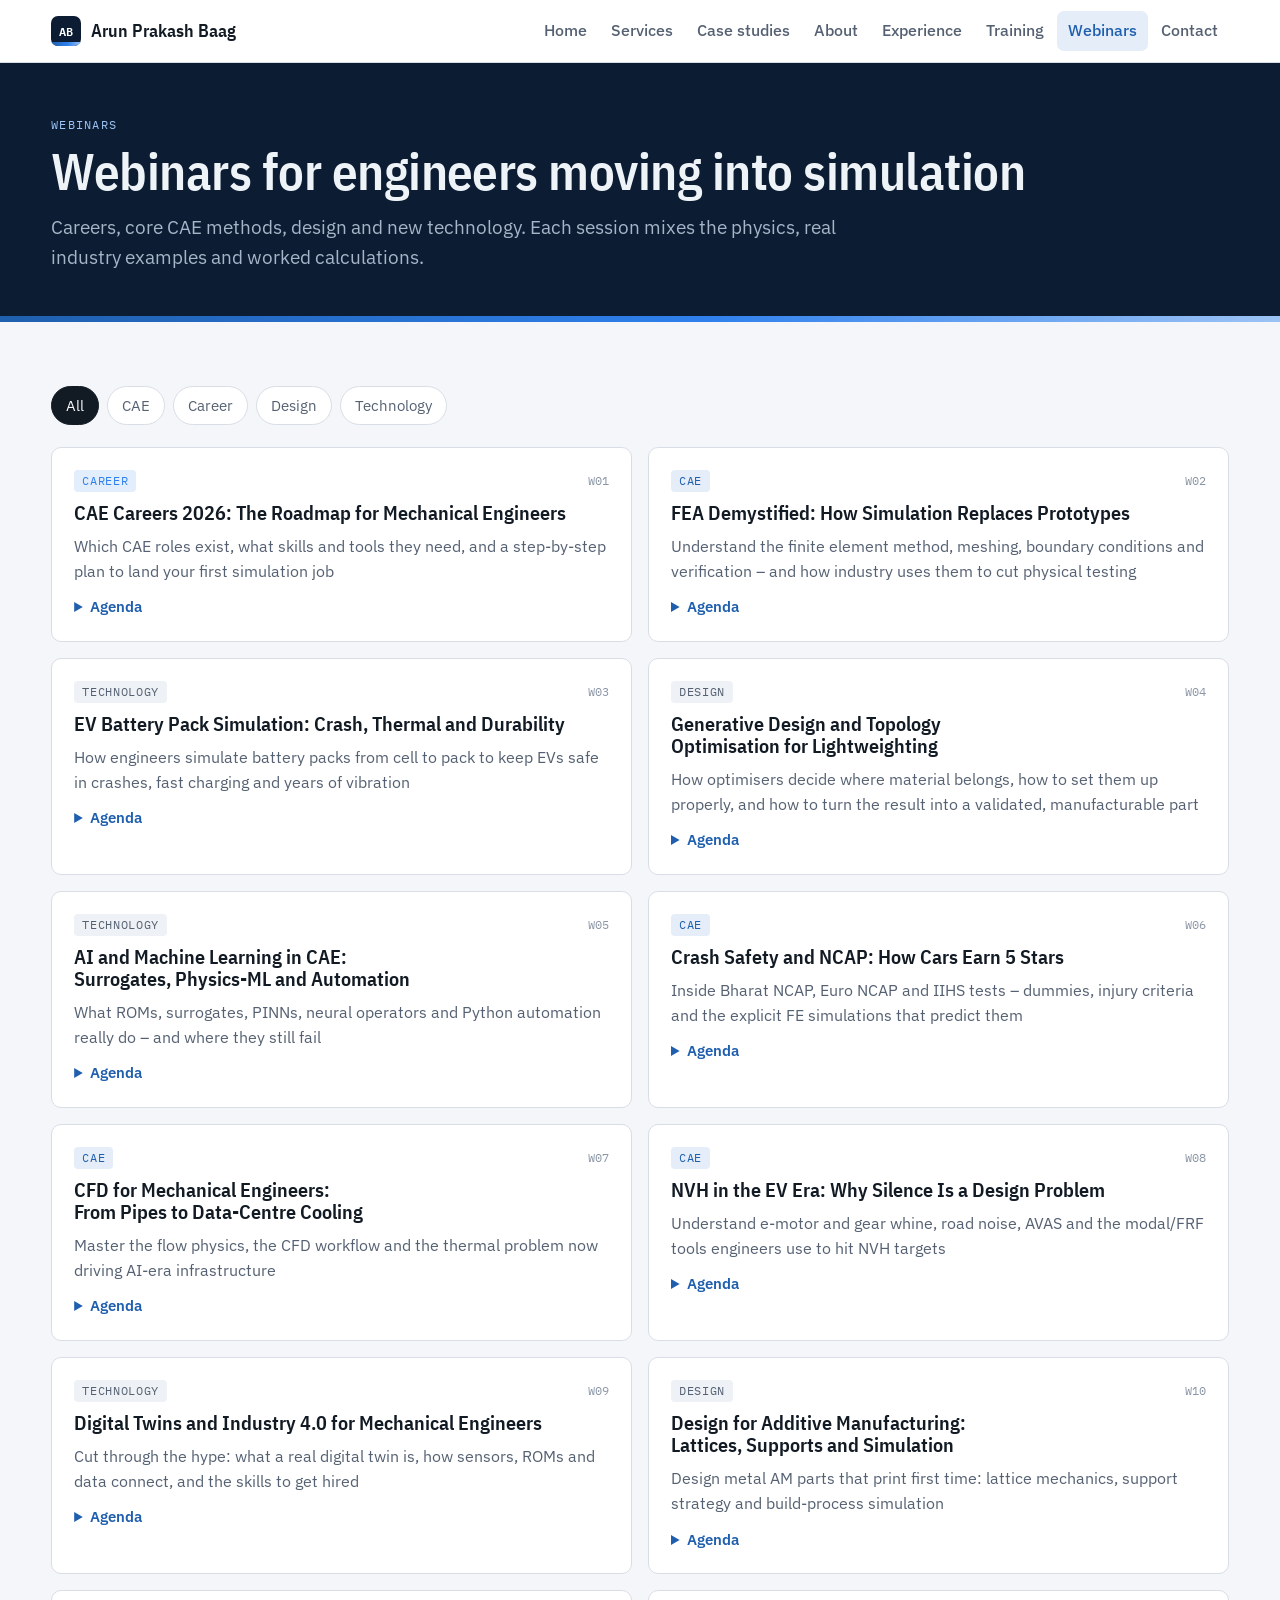
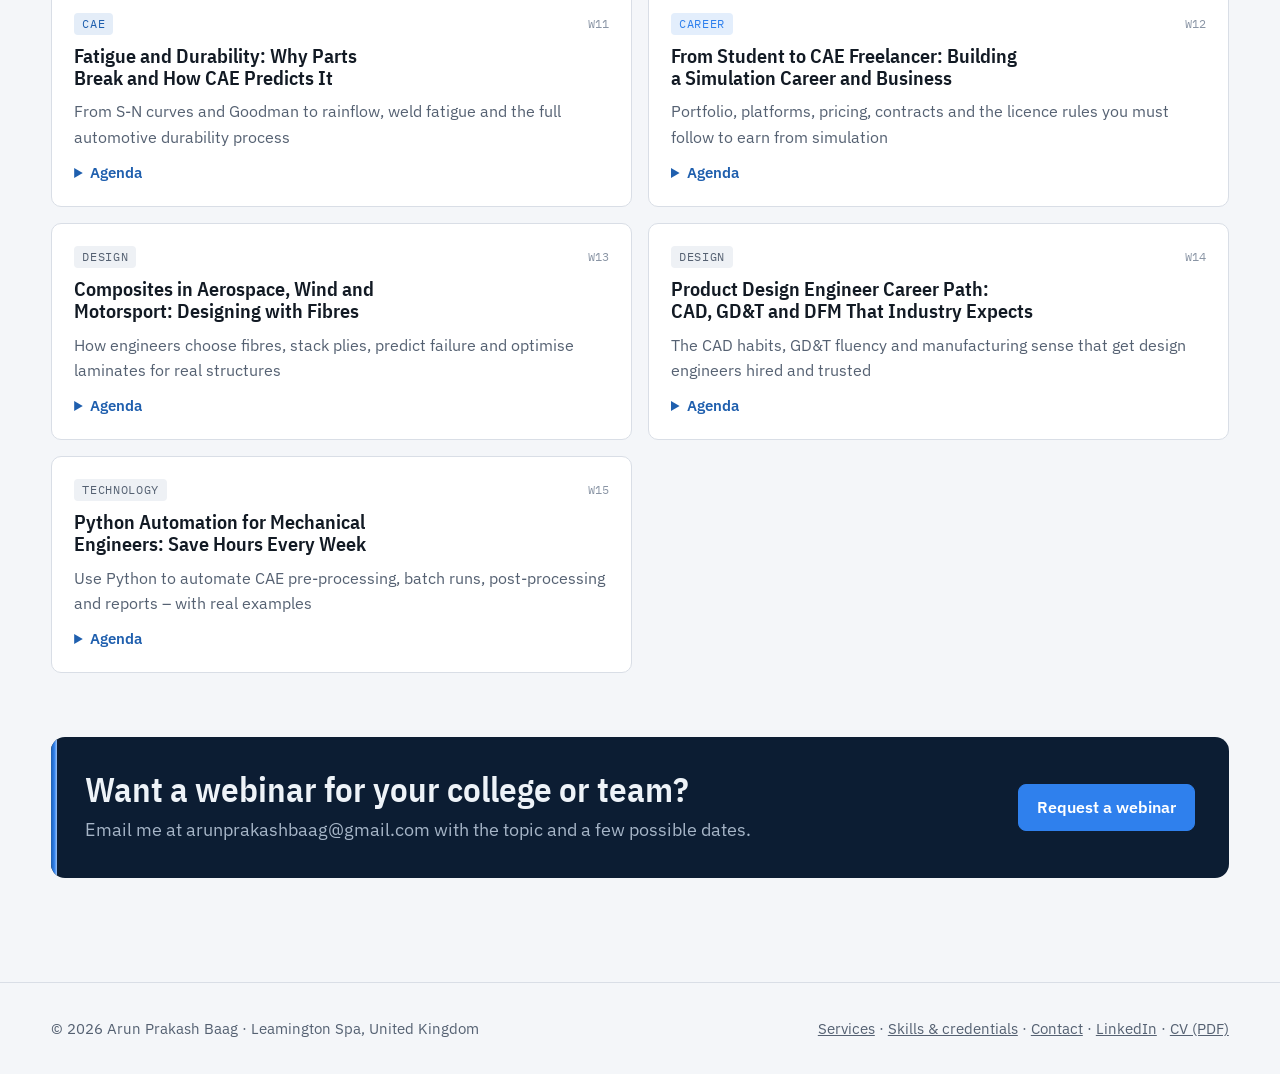
<file: webinars.html>
<!doctype html>
<html lang="en-GB">
<head>
<meta charset="utf-8">
<meta name="viewport" content="width=device-width,initial-scale=1">
<title>Webinars · Arun Prakash Baag</title>
<meta name="description" content="15 webinars on CAE careers, FEA, crash and NCAP, CFD, NVH, fatigue, battery simulation, AI in CAE and Python automation.">
<meta property="og:title" content="Webinars · Arun Prakash Baag">
<meta property="og:description" content="15 webinars on CAE careers, FEA, crash and NCAP, CFD, NVH, fatigue, battery simulation, AI in CAE and Python automation.">
<meta property="og:type" content="website">
<link rel="icon" href="data:image/svg+xml,%3Csvg xmlns='http://www.w3.org/2000/svg' viewBox='0 0 32 32'%3E%3Cdefs%3E%3ClinearGradient id='g'%3E%3Cstop offset='0' stop-color='%232b3fb3'/%3E%3Cstop offset='.5' stop-color='%233aa652'/%3E%3Cstop offset='1' stop-color='%23d93a2b'/%3E%3C/linearGradient%3E%3C/defs%3E%3Crect width='32' height='32' rx='7' fill='%230f1c2c'/%3E%3Crect y='26' width='32' height='6' fill='url(%23g)'/%3E%3Ctext x='16' y='20' font-family='monospace' font-size='12' fill='white' text-anchor='middle'%3EAB%3C/text%3E%3C/svg%3E">
<link rel="preconnect" href="https://fonts.googleapis.com"><link rel="preconnect" href="https://fonts.gstatic.com" crossorigin>
<link rel="stylesheet" href="https://fonts.googleapis.com/css2?family=IBM+Plex+Mono:wght@400;500&family=IBM+Plex+Sans+Condensed:wght@500;600&family=IBM+Plex+Sans:wght@400;500;600&display=swap">
<link rel="stylesheet" href="styles.css">
</head>
<body>
<a class="skip" href="#content">Skip to content</a>
<header class="mast"><div class="wrap">
<a class="logo" href="index.html"><i>AB</i>Arun Prakash Baag</a>
<button class="menu-btn" type="button" aria-expanded="false" aria-controls="nav">Menu</button>
<nav class="main" id="nav" aria-label="Main"><a href="index.html">Home</a><a href="services.html">Services</a><a href="case-studies.html">Case studies</a><a href="about.html">About</a><a href="experience.html">Experience</a><a href="training.html">Training</a><a href="webinars.html" aria-current="page">Webinars</a><a href="contact.html">Contact</a></nav>
</div></header>
<main id="content">
<header class="phead"><div class="wrap"><div class="eyebrow">Webinars</div><h1>Webinars for engineers moving into simulation</h1><p class="lead">Careers, core CAE methods, design and new technology. Each session mixes the physics, real industry examples and worked calculations.</p></div><div class="band"></div></header>
<section class="s"><div class="wrap">
<div class="filters" role="group" aria-label="Filter by topic"><button type="button" aria-pressed="true" data-f="all">All</button><button type="button" aria-pressed="false" data-f="CAE">CAE</button><button type="button" aria-pressed="false" data-f="Career">Career</button><button type="button" aria-pressed="false" data-f="Design">Design</button><button type="button" aria-pressed="false" data-f="Technology">Technology</button></div>
<div class="cards two" id="webgrid"><article class="web" data-cat="Career"><div class="top"><span class="cat" data-c="Career">Career</span><span class="id">W01</span></div>
<h3>CAE Careers 2026: The Roadmap for Mechanical Engineers</h3><p>Which CAE roles exist, what skills and tools they need, and a step-by-step plan to land your first simulation job</p><details><summary>Agenda</summary><ul><li>What CAE engineers actually do and the main role families</li><li>Who hires, how big the models are and how long they run</li><li>Skills, fundamentals and tools recruiters screen for in 2026</li><li>Building a portfolio that proves you can simulate</li><li>Interviews, pay bands and your 30-day plan</li></ul></details></article><article class="web" data-cat="CAE"><div class="top"><span class="cat" data-c="CAE">CAE</span><span class="id">W02</span></div>
<h3>FEA Demystified: How Simulation Replaces Prototypes</h3><p>Understand the finite element method, meshing, boundary conditions and verification – and how industry uses them to cut physical testing</p><details><summary>Agenda</summary><ul><li>The FEM idea: from a continuous part to Ku = F</li><li>Implicit vs explicit, linear vs non-linear – choosing the right solver</li><li>Meshing: element types, size, quality and convergence</li><li>Loads, boundary conditions and connections without fooling yourself</li><li>Verification, validation and where simulation really replaces prototypes</li></ul></details></article><article class="web" data-cat="Technology"><div class="top"><span class="cat" data-c="Technology">Technology</span><span class="id">W03</span></div>
<h3>EV Battery Pack Simulation: Crash, Thermal and Durability</h3><p>How engineers simulate battery packs from cell to pack to keep EVs safe in crashes, fast charging and years of vibration</p><details><summary>Agenda</summary><ul><li>Battery architecture and failure physics: cell, module, pack, thermal runaway</li><li>Cell characterisation: the data every pack model depends on</li><li>Thermal simulation: cooling plates, CFD and conjugate heat transfer</li><li>Crash simulation: side pole, crush and bottom impact</li><li>Vibration, durability and the standards that define the load cases</li></ul></details></article><article class="web" data-cat="Design"><div class="top"><span class="cat" data-c="Design">Design</span><span class="id">W04</span></div>
<h3>Generative Design and Topology Optimisation for Lightweighting</h3><p>How optimisers decide where material belongs, how to set them up properly, and how to turn the result into a validated, manufacturable part</p><details><summary>Agenda</summary><ul><li>Why lightweighting matters, material indices and the structural optimisation family</li><li>Inside the solver: SIMP, filters, stress and frequency constraints, manufacturing rules</li><li>From optimised blob to validated, manufacturable product – shape tuning, fatigue and cost</li><li>Two live worked examples: bracket targets and steel vs aluminium vs magnesium panels</li><li>Field stories, tool chain, a real project timeline and your 30-day plan</li></ul></details></article><article class="web" data-cat="Technology"><div class="top"><span class="cat" data-c="Technology">Technology</span><span class="id">W05</span></div>
<h3>AI and Machine Learning in CAE: Surrogates, Physics-ML and Automation</h3><p>What ROMs, surrogates, PINNs, neural operators and Python automation really do – and where they still fail</p><details><summary>Agenda</summary><ul><li>Surrogates, design of experiments and reduced-order models: the workhorses</li><li>Physics-ML: PINNs, neural operators, graph networks and how to trust them</li><li>Python automation, AI-assisted meshing, ML-ready pipelines, data needs and limits</li><li>Two live worked examples: physics-aware features and surrogate validation</li><li>Field stories, tool chain, a real project timeline and your 30-day plan</li></ul></details></article><article class="web" data-cat="CAE"><div class="top"><span class="cat" data-c="CAE">CAE</span><span class="id">W06</span></div>
<h3>Crash Safety and NCAP: How Cars Earn 5 Stars</h3><p>Inside Bharat NCAP, Euro NCAP and IIHS tests – dummies, injury criteria and the explicit FE simulations that predict them</p><details><summary>Agenda</summary><ul><li>How NCAP programmes and Indian regulations test cars, and where crash energy goes</li><li>Dummies, injury criteria, HIC and NCAP sliding-scale scoring</li><li>Explicit FE: time step, materials, strain rate, crash boxes and quality checks</li><li>Two live hand calculations: impact to HIC, and crash box sizing</li><li>Field stories, tool chain, a real project timeline, careers and next steps</li></ul></details></article><article class="web" data-cat="CAE"><div class="top"><span class="cat" data-c="CAE">CAE</span><span class="id">W07</span></div>
<h3>CFD for Mechanical Engineers: From Pipes to Data-Centre Cooling</h3><p>Master the flow physics, the CFD workflow and the thermal problem now driving AI-era infrastructure</p><details><summary>Agenda</summary><ul><li>Flow physics every CFD user must own: Reynolds, friction, boundary layers and heat transfer</li><li>A defensible CFD workflow: domain, mesh, turbulence model, schemes and convergence</li><li>Data-centre cooling: air management, liquid cooling and conjugate heat transfer</li><li>Field stories, two live hand calculations and the industrial tool chain</li><li>Career routes, a 30-day plan and Q&amp;A</li></ul></details></article><article class="web" data-cat="CAE"><div class="top"><span class="cat" data-c="CAE">CAE</span><span class="id">W08</span></div>
<h3>NVH in the EV Era: Why Silence Is a Design Problem</h3><p>Understand e-motor and gear whine, road noise, AVAS and the modal/FRF tools engineers use to hit NVH targets</p><details><summary>Agenda</summary><ul><li>Why removing the engine exposes new noise sources</li><li>E-motor whine, gear whine and auxiliary sources – with live order calculations</li><li>Road, wind, pass-by and AVAS: sound by regulation and by design</li><li>Modal, FRF, IPI, TPA and NVH targets – the engineer&#x27;s toolkit</li><li>Field stories, tool chain and how to build an NVH career</li></ul></details></article><article class="web" data-cat="Technology"><div class="top"><span class="cat" data-c="Technology">Technology</span><span class="id">W09</span></div>
<h3>Digital Twins and Industry 4.0 for Mechanical Engineers</h3><p>Cut through the hype: what a real digital twin is, how sensors, ROMs and data connect, and the skills to get hired</p><details><summary>Agenda</summary><ul><li>What a digital twin is – and is not – and where it sits in a plant</li><li>Sensors, signal processing and reduced-order models</li><li>Predictive maintenance: vibration diagnostics, bearing life and RUL</li><li>Field stories, two worked calculations and the tool chain</li><li>Skills, a 30-day project plan and Q&amp;A</li></ul></details></article><article class="web" data-cat="Design"><div class="top"><span class="cat" data-c="Design">Design</span><span class="id">W10</span></div>
<h3>Design for Additive Manufacturing: Lattices, Supports and Simulation</h3><p>Design metal AM parts that print first time: lattice mechanics, support strategy and build-process simulation</p><details><summary>Agenda</summary><ul><li>How metal powder bed fusion actually builds a part – and where it goes wrong</li><li>AM material data: why wrought values are wrong and what to use instead</li><li>Lattices: types, Gibson–Ashby scaling and how to simulate them</li><li>Supports, orientation and residual stress – designing for the build</li><li>Process simulation, build-time maths and the DfAM workflow used in industry</li></ul></details></article><article class="web" data-cat="CAE"><div class="top"><span class="cat" data-c="CAE">CAE</span><span class="id">W11</span></div>
<h3>Fatigue and Durability: Why Parts Break and How CAE Predicts It</h3><p>From S-N curves and Goodman to rainflow, weld fatigue and the full automotive durability process</p><details><summary>Agenda</summary><ul><li>Fatigue basics: cycles, S-N curves and what really causes cracks</li><li>Corrections that matter: mean stress, notches, surface and size</li><li>Variable loads: rainflow counting and Miner&#x27;s rule</li><li>Weld fatigue: FAT classes, hot-spot stress and life calculation</li><li>Industrial durability CAE: unit loads, the full workflow and how results are validated</li></ul></details></article><article class="web" data-cat="Career"><div class="top"><span class="cat" data-c="Career">Career</span><span class="id">W12</span></div>
<h3>From Student to CAE Freelancer: Building a Simulation Career and Business</h3><p>Portfolio, platforms, pricing, contracts and the licence rules you must follow to earn from simulation</p><details><summary>Agenda</summary><ul><li>What clients actually buy and how to build a portfolio that proves you can deliver</li><li>Find clients: platforms, networks, positioning and platform economics</li><li>Estimate, price, quote and contract the job – including NDAs, IP and change orders</li><li>Deliver quality alone: checklists, verification and reporting</li><li>Get paid and stay legal: invoices, Indian tax basics and software licence ethics</li></ul></details></article><article class="web" data-cat="Design"><div class="top"><span class="cat" data-c="Design">Design</span><span class="id">W13</span></div>
<h3>Composites in Aerospace, Wind and Motorsport: Designing with Fibres</h3><p>How engineers choose fibres, stack plies, predict failure and optimise laminates for real structures</p><details><summary>Agenda</summary><ul><li>Why fibres win: anisotropy, micromechanics, stacking rules and hot/wet effects</li><li>Industry by industry: aerospace, wind and motorsport, sandwich and joints</li><li>Simulating, failure-checking, buckling and optimising laminates</li><li>From the field: real composite projects and two worked calculations</li><li>Career skills, tools and your next 30 days</li></ul></details></article><article class="web" data-cat="Design"><div class="top"><span class="cat" data-c="Design">Design</span><span class="id">W14</span></div>
<h3>Product Design Engineer Career Path: CAD, GD&amp;T and DFM That Industry Expects</h3><p>The CAD habits, GD&amp;T fluency and manufacturing sense that get design engineers hired and trusted</p><details><summary>Agenda</summary><ul><li>What a product design engineer really does in 2026: tools, materials, drawings</li><li>GD&amp;T that survives the shop floor, the CMM and the capability study</li><li>DFM, cost drivers, DFMEA and the industry design process</li><li>From the field: real design problems and two worked calculations</li><li>Career ladder, interviews, portfolio and your next 30 days</li></ul></details></article><article class="web" data-cat="Technology"><div class="top"><span class="cat" data-c="Technology">Technology</span><span class="id">W15</span></div>
<h3>Python Automation for Mechanical Engineers: Save Hours Every Week</h3><p>Use Python to automate CAE pre-processing, batch runs, post-processing and reports – with real examples</p><details><summary>Agenda</summary><ul><li>Why Python, the engineer&#x27;s stack and what to automate first</li><li>Automating the CAE workflow: runs, parsing, clusters and signal processing</li><li>Reports, data, optimisation and trustworthy, tested scripts</li><li>From the field: real automation projects and two worked examples</li><li>Career value, tools and your 30-day plan</li></ul></details></article></div>
</div></section>
<section class="s"><div class="wrap"><div class="callout"><div><h2>Want a webinar for your college or team?</h2><p>Email me at arunprakashbaag@gmail.com with the topic and a few possible dates.</p></div><a class="btn primary" href="mailto:arunprakashbaag@gmail.com?subject=Webinar%20enquiry">Request a webinar</a></div></div></section>
</main>
<footer><div class="wrap">
<span>© 2026 Arun Prakash Baag · Leamington Spa, United Kingdom</span>
<span><a href="services.html">Services</a> · <a href="skills.html">Skills & credentials</a> · <a href="contact.html">Contact</a> · <a href="https://www.linkedin.com/in/arunprakashbaag" rel="me noopener" target="_blank">LinkedIn</a> · <a href="Arun_Prakash_Baag_CV.pdf">CV (PDF)</a></span>
</div></footer>
<script src="site.js"></script>
</body>
</html>
</file>
<file: styles.css>
/* Layout: a simulation engineer's portfolio. A slim masthead, one 1120px column, and an FE contour-plot colour band used as the signature mark. */
:root{
  --bg:#f4f6f9; --surface:#ffffff; --surface-2:#eef1f5; --line:#d9dee6;
  --ink:#121a24; --muted:#556172; --faint:#8a95a5;
  --accent:#1f5fae; --accent-ink:#ffffff; --accent-soft:#e4edf8; --steel:#5f6f82; --steel-soft:#e7ebf0;
  --hot:#2f80ed; --hot-soft:#e3eefc;
  --hero:#0c1d33; --hero-ink:#eef3f8; --hero-muted:#a6b5c7;
  --contour:linear-gradient(90deg,#1f5fae 0%,#2f80ed 55%,#9cc3f5 100%);
  --f-display:"IBM Plex Sans Condensed","Arial Narrow",Arial,sans-serif;
  --f-body:"IBM Plex Sans","Segoe UI",system-ui,sans-serif;
  --f-mono:"IBM Plex Mono",ui-monospace,Consolas,monospace;
  --r:10px;
  color-scheme:light;
}
@media (prefers-color-scheme:dark){:root:not([data-theme="light"]){
  --bg:#0b1118; --surface:#131c27; --surface-2:#1a2532; --line:#273444;
  --ink:#e6ecf3; --muted:#9eabbb; --faint:#738196;
  --accent:#8db4ea; --accent-ink:#0b1420; --accent-soft:#1a2a40; --steel:#9aa8b8; --steel-soft:#1d2733;
  --hot:#6aa8f5; --hot-soft:#16263b;
  --hero:#0c1d33; --hero-ink:#eef3f8; --hero-muted:#a6b5c7; color-scheme:dark}}
:root[data-theme="dark"]{
  --bg:#0b1118; --surface:#131c27; --surface-2:#1a2532; --line:#273444;
  --ink:#e6ecf3; --muted:#9eabbb; --faint:#738196;
  --accent:#8db4ea; --accent-ink:#0b1420; --accent-soft:#1a2a40; --steel:#9aa8b8; --steel-soft:#1d2733;
  --hot:#6aa8f5; --hot-soft:#16263b; color-scheme:dark}

*{box-sizing:border-box}
html{scroll-behavior:smooth}
@media (prefers-reduced-motion:reduce){html{scroll-behavior:auto}}
body{margin:0;background:var(--bg);color:var(--ink);font-family:var(--f-body);font-size:1.0625rem;line-height:1.6}
img{max-width:100%}
a{color:var(--accent)}
:focus-visible{outline:2px solid var(--hot);outline-offset:2px}
h1,h2,h3{font-family:var(--f-display);line-height:1.12;text-wrap:balance;margin:0;font-weight:600}
h1{font-size:clamp(2.3rem,5.4vw,3.9rem);letter-spacing:-.01em}
h2{font-size:clamp(1.6rem,3vw,2.1rem)}
h3{font-size:1.2rem}
p{margin:0}
html{font-size:clamp(15px,0.35vw + 12px,19px)}
.wrap{max-width:1920px;margin:0 auto;padding-inline:clamp(16px,4vw,80px)}
.eyebrow{font-family:var(--f-mono);font-size:.74rem;letter-spacing:.1em;text-transform:uppercase;color:var(--muted)}
.lead{font-size:1.15rem;color:var(--muted);max-width:72ch}
.skip{position:absolute;left:-9999px}.skip:focus{left:12px;top:12px;background:var(--surface);padding:8px 12px;z-index:99}

/* masthead */
.mast{position:sticky;top:0;z-index:30;background:color-mix(in srgb,var(--surface) 92%,transparent);backdrop-filter:blur(8px);border-bottom:1px solid var(--line)}
.mast .wrap{display:flex;align-items:center;gap:18px;min-height:62px;flex-wrap:wrap}
.logo{display:flex;align-items:center;gap:10px;text-decoration:none;color:var(--ink);font-family:var(--f-display);font-weight:600;font-size:1.12rem;margin-right:auto}
.logo i{width:30px;height:30px;border-radius:7px;background:var(--hero);display:grid;place-items:center;position:relative;overflow:hidden;font-style:normal;color:#fff;font-family:var(--f-mono);font-size:.72rem}
.logo i::after{content:"";position:absolute;left:0;right:0;bottom:0;height:4px;background:var(--contour)}
.menu-btn{display:none;border:1px solid var(--line);background:var(--surface);border-radius:8px;padding:6px 12px;font:inherit;color:var(--ink);cursor:pointer}
nav.main{display:flex;gap:2px;flex-wrap:wrap}
nav.main a{text-decoration:none;color:var(--muted);padding:7px 11px;border-radius:7px;font-weight:500;font-size:.95rem}
nav.main a:hover{color:var(--ink);background:var(--surface-2)}
nav.main a[aria-current="page"]{color:var(--accent);background:var(--accent-soft)}
@media (max-width:880px){
  .menu-btn{display:block}
  nav.main{display:none;width:100%;flex-direction:column;padding-bottom:12px}
  nav.main.open{display:flex}
}

/* hero */
.hero{background:var(--hero);color:var(--hero-ink);padding-block:64px 0;overflow:hidden}
.hero .eyebrow{color:#9cc3f5}
.hero h1{margin:12px 0 16px}
.hero .lead{color:var(--hero-muted)}
.hero-grid{display:grid;grid-template-columns:minmax(0,1.5fr) minmax(0,1fr);gap:40px;align-items:end}
@media (max-width:860px){.hero-grid{grid-template-columns:1fr}}
.cta{display:flex;gap:10px;flex-wrap:wrap;margin-top:26px}
.btn{display:inline-flex;align-items:center;gap:8px;padding:10px 18px;border-radius:8px;font-weight:600;text-decoration:none;border:1px solid var(--line);background:var(--surface);color:var(--ink);font-size:.97rem;cursor:pointer}
.btn:hover{border-color:var(--accent);color:var(--accent)}
.btn.primary{background:var(--hot);border-color:var(--hot);color:#fff}
.btn.primary:hover{filter:brightness(1.07);color:#fff}
.hero .btn:not(.primary){background:transparent;color:var(--hero-ink);border-color:#34495f}
.hero .btn:not(.primary):hover{border-color:var(--hero-ink)}
.btn svg{width:17px;height:17px}
.stats{display:grid;grid-template-columns:repeat(2,minmax(0,1fr));gap:1px;background:#24364b;border:1px solid #24364b;border-radius:var(--r);overflow:hidden}
.stat{background:#132438;padding:16px 18px}
.stat b{display:block;font-family:var(--f-display);font-size:2.2rem;line-height:1;font-variant-numeric:tabular-nums}
.stat span{font-size:.86rem;color:var(--hero-muted)}

/* contour legend: the career as an FE colour legend */
.legend{margin-top:56px;padding-bottom:48px}
.legend-bar{height:14px;border-radius:3px;background:var(--contour)}
.legend-ticks{position:relative;height:96px;margin-top:6px;font-family:var(--f-mono);font-size:.72rem;color:var(--hero-muted)}
.legend-ticks span{position:absolute;top:0;transform:translateX(-50%);white-space:nowrap;text-align:center;line-height:1.35}
.legend-ticks span::before{content:"";display:block;width:1px;height:7px;background:var(--hero-muted);margin:0 auto 4px}
.legend-ticks span b{display:block;color:var(--hero-ink);font-weight:500}
.legend-ticks span:first-child{transform:none;text-align:left}.legend-ticks span:first-child::before{margin:0 0 4px}
.legend-ticks span:last-child{transform:translateX(-100%);text-align:right}.legend-ticks span:last-child::before{margin:0 0 4px auto}
.legend-cap{font-family:var(--f-mono);font-size:.7rem;color:var(--hero-muted);display:flex;justify-content:space-between;margin-bottom:6px}
.legend-ticks span.l{transform:none;text-align:left}.legend-ticks span.l::before{margin:0 0 4px}.legend-ticks span.r{transform:translateX(-100%);text-align:right}.legend-ticks span.r::before{margin:0 0 4px auto}
.legend-ticks span:nth-child(even){top:50px}.legend-ticks span:nth-child(even)::before{display:none}
@media (max-width:700px){.legend-ticks span:not(.k){display:none}.legend-ticks span.k{top:0}.legend-ticks span.k::before{height:7px}.legend-ticks{height:50px}}

/* page header for inner pages */
.phead{background:var(--hero);color:var(--hero-ink);padding-block:52px 0}
.phead .lead{color:var(--hero-muted);margin-top:12px}
.phead .eyebrow{color:#9cc3f5}
.phead h1{font-size:clamp(2rem,4.4vw,3.1rem);margin-top:8px}
.band{height:6px;background:var(--contour);margin-top:44px}

/* sections */
section.s{padding-block:64px}
section.s+section.s{padding-top:0}
.s-head{display:flex;justify-content:space-between;align-items:end;gap:16px;flex-wrap:wrap;margin-bottom:26px}
.s-head p{color:var(--muted);max-width:56ch;margin-top:6px}
.cards{display:grid;gap:16px;grid-template-columns:repeat(auto-fit,minmax(250px,1fr))}
.cards.two{grid-template-columns:repeat(auto-fit,minmax(min(100%,420px),1fr))}
.card{background:var(--surface);border:1px solid var(--line);border-radius:var(--r);padding:22px;display:flex;flex-direction:column;gap:10px;min-width:0}
.card p{color:var(--muted);font-size:.97rem}
.card .more{margin-top:auto;font-weight:600;text-decoration:none;font-size:.95rem}
.card .more:hover{text-decoration:underline}
.card.role{border-top:4px solid var(--accent)}
.tag{font-family:var(--f-mono);font-size:.7rem;letter-spacing:.06em;text-transform:uppercase;color:var(--hot)}
ul.ticks{margin:0;padding:0;list-style:none;display:flex;flex-direction:column;gap:8px}
ul.ticks li{position:relative;padding-left:20px}
ul.ticks li::before{content:"";position:absolute;left:2px;top:.62em;border-top:5px solid transparent;border-bottom:5px solid transparent;border-left:8px solid var(--accent)}

/* experience timeline */
.tl{display:flex;flex-direction:column}
.tl-item{display:grid;grid-template-columns:clamp(150px,14vw,240px) minmax(0,1fr);gap:28px;padding-block:28px;border-top:1px solid var(--line)}
.tl-item:first-child{border-top:0;padding-top:0}
.tl-when{font-family:var(--f-mono);font-size:.84rem;color:var(--muted);font-variant-numeric:tabular-nums}
.tl-when b{display:block;color:var(--ink);font-family:var(--f-body);font-size:.95rem;font-weight:600}
.tl-item h3{font-size:1.35rem}
.tl-item .role{color:var(--accent);font-weight:600;margin:2px 0 12px}
.tl-item ul.ticks{font-size:.98rem}
@media (max-width:700px){.tl-item{grid-template-columns:1fr;gap:8px}}

/* chips */
.chips{display:flex;flex-wrap:wrap;gap:7px}
.chip{border:1px solid var(--line);background:var(--surface);border-radius:999px;padding:4px 12px;font-size:.88rem}
.chip.tool{font-family:var(--f-mono);font-size:.82rem}

/* split */
.split{display:grid;grid-template-columns:minmax(0,1fr) minmax(0,1fr);gap:28px}
@media (max-width:820px){.split{grid-template-columns:1fr}}
.creds{display:flex;flex-direction:column;gap:0}
.cred{display:grid;grid-template-columns:minmax(0,1fr) auto;gap:12px;padding:14px 0;border-top:1px solid var(--line);align-items:baseline}
.cred:first-child{border-top:0}
.cred span{color:var(--muted);font-size:.92rem}
.cred em{font-style:normal;font-family:var(--f-mono);font-size:.8rem;color:var(--faint);white-space:nowrap}

/* training */
.weeks{display:grid;gap:14px;grid-template-columns:repeat(auto-fill,minmax(min(100%,300px),1fr))}
.week{background:var(--surface);border:1px solid var(--line);border-radius:var(--r);padding:20px;min-width:0}
.week .wn{font-family:var(--f-mono);font-size:.74rem;letter-spacing:.08em;color:var(--hot)}
.week h3{margin:4px 0 12px}
.week ol{margin:0;padding-left:1.25em;color:var(--muted);font-size:.93rem;display:flex;flex-direction:column;gap:5px}
.week ol li::marker{font-family:var(--f-mono);font-size:.8em;color:var(--faint)}
.phases{display:grid;grid-template-columns:repeat(auto-fit,minmax(200px,1fr));gap:1px;background:var(--line);border:1px solid var(--line);border-radius:var(--r);overflow:hidden}
.phase{background:var(--surface);padding:18px}
.phase b{font-family:var(--f-display);font-size:1.15rem;display:block}
.phase span{color:var(--muted);font-size:.92rem}
.phase .wk{font-family:var(--f-mono);font-size:.72rem;color:var(--faint);display:block;margin-bottom:4px}

/* webinars */
.filters{display:flex;gap:8px;flex-wrap:wrap;margin-bottom:22px}
.filters button{border:1px solid var(--line);background:var(--surface);border-radius:999px;padding:6px 14px;font:inherit;font-size:.92rem;color:var(--muted);cursor:pointer}
.filters button[aria-pressed="true"]{background:var(--ink);color:var(--bg);border-color:var(--ink)}
.web{background:var(--surface);border:1px solid var(--line);border-radius:var(--r);padding:22px;display:flex;flex-direction:column;gap:10px;min-width:0}
.web .top{display:flex;justify-content:space-between;gap:10px;align-items:center}
.web .id{font-family:var(--f-mono);font-size:.74rem;color:var(--faint)}
.web p{color:var(--muted);font-size:.95rem}
.web details{font-size:.92rem}
.web summary{cursor:pointer;font-weight:600;color:var(--accent)}
.web details ul{margin:8px 0 0;padding-left:1.1em;color:var(--muted);display:flex;flex-direction:column;gap:4px}
.cat{font-family:var(--f-mono);font-size:.7rem;letter-spacing:.06em;text-transform:uppercase;padding:2px 8px;border-radius:4px;background:var(--surface-2);color:var(--muted)}
.cat[data-c="CAE"]{background:var(--accent-soft);color:var(--accent)}
.cat[data-c="Career"]{background:var(--hot-soft);color:var(--hot)}

/* callout */
.callout{background:var(--hero);color:var(--hero-ink);border-radius:14px;padding:34px;display:grid;grid-template-columns:minmax(0,1fr) auto;gap:20px;align-items:center;position:relative;overflow:hidden}
.callout::before{content:"";position:absolute;left:0;top:0;bottom:0;width:6px;background:var(--contour)}
.callout p{color:var(--hero-muted);margin-top:6px}
@media (max-width:700px){.callout{grid-template-columns:1fr;padding:26px}}

/* contact */
.contact-list{display:flex;flex-direction:column;gap:0}
.contact-row{display:grid;grid-template-columns:130px minmax(0,1fr) auto;gap:14px;align-items:center;padding:16px 0;border-top:1px solid var(--line)}
.contact-row:first-child{border-top:0}
.contact-row .k{font-family:var(--f-mono);font-size:.76rem;letter-spacing:.06em;text-transform:uppercase;color:var(--muted)}
.contact-row .v{font-weight:600;overflow-wrap:anywhere}
.copy{border:1px solid var(--line);background:var(--surface);border-radius:7px;padding:5px 10px;font:inherit;font-size:.85rem;cursor:pointer;color:var(--muted)}
@media (max-width:560px){.contact-row{grid-template-columns:1fr}}

footer{border-top:1px solid var(--line);padding-block:34px;color:var(--muted);font-size:.9rem;margin-top:40px}
footer .wrap{display:flex;justify-content:space-between;gap:16px;flex-wrap:wrap}
footer a{color:var(--muted)}

/* wide screens: use the space */
@media (min-width:1500px){.stats{grid-template-columns:repeat(4,minmax(0,1fr))}.hero-grid{grid-template-columns:minmax(0,1fr) minmax(0,1fr)}.tl-item ul.ticks{columns:2;column-gap:40px;display:block}.tl-item ul.ticks li{break-inside:avoid;margin-bottom:8px}}
@media (min-width:1700px){.weeks{grid-template-columns:repeat(4,minmax(0,1fr))}}
@media (max-width:560px){.card,.web,.week{padding:18px}section.s{padding-block:44px}.hero{padding-top:44px}.phead{padding-top:40px}}

/* consultancy additions */
.hero h1.big{font-size:clamp(2.2rem,4.6vw,3.6rem);max-width:20ch}
.hero .areas{font-family:var(--f-mono);font-size:.86rem;color:#9cc3f5;letter-spacing:.02em;margin-bottom:14px}
.hero .who{color:var(--hero-muted);font-size:.95rem;margin-top:18px}
.trust{background:var(--surface);border-bottom:1px solid var(--line)}
.trust .wrap{display:flex;flex-wrap:wrap;gap:10px 34px;padding-block:18px;align-items:center;color:var(--steel);font-size:.92rem}
.trust b{color:var(--ink);font-weight:600}
.svc{border-top:3px solid var(--accent)}
.svc .ic{width:40px;height:40px;border-radius:9px;background:var(--accent-soft);color:var(--accent);display:grid;place-items:center}
.svc .ic svg{width:22px;height:22px}
.svc ul{margin:4px 0 0;padding-left:1.1em;color:var(--muted);font-size:.94rem;display:flex;flex-direction:column;gap:3px}
.svc-row{display:grid;grid-template-columns:minmax(0,1fr) minmax(0,1.4fr);gap:36px;padding-block:34px;border-top:1px solid var(--line)}
.svc-row:first-child{border-top:0}
.svc-row h3{font-size:1.5rem;margin:6px 0 10px}
.svc-row p{color:var(--muted)}
.dl-grid{display:grid;grid-template-columns:repeat(auto-fit,minmax(220px,1fr));gap:14px}
.dl-grid div{background:var(--surface);border:1px solid var(--line);border-radius:var(--r);padding:16px}
.dl-grid b{display:block;font-size:.78rem;font-family:var(--f-mono);letter-spacing:.06em;text-transform:uppercase;color:var(--steel);margin-bottom:6px}
@media (max-width:820px){.svc-row{grid-template-columns:1fr;gap:14px}}
.steps{display:grid;grid-template-columns:repeat(auto-fit,minmax(220px,1fr));gap:1px;background:var(--line);border:1px solid var(--line);border-radius:var(--r);overflow:hidden}
.step{background:var(--surface);padding:20px}
.step i{font-style:normal;font-family:var(--f-mono);color:var(--accent);font-size:.8rem}
.step b{display:block;font-family:var(--f-display);font-size:1.15rem;margin:4px 0}
.step span{color:var(--muted);font-size:.93rem}
.case{background:var(--surface);border:1px solid var(--line);border-radius:var(--r);overflow:hidden;display:flex;flex-direction:column}
.case-h{background:var(--hero);color:var(--hero-ink);padding:18px 22px}
.case-h .tag{color:#9cc3f5}
.case-h h3{margin-top:4px;font-size:1.3rem}
.case-b{padding:18px 22px;display:grid;gap:12px}
.case-b b{font-family:var(--f-mono);font-size:.72rem;letter-spacing:.08em;text-transform:uppercase;color:var(--steel);display:block;margin-bottom:2px}
.case-b p{color:var(--ink);font-size:.96rem}
.case-b .out{background:var(--accent-soft);border-radius:8px;padding:10px 12px}
.about-grid{display:grid;grid-template-columns:minmax(0,1.6fr) minmax(0,1fr);gap:36px;align-items:start}
.about-grid .prose p{margin-bottom:16px;font-size:1.06rem;max-width:70ch}
@media (max-width:900px){.about-grid{grid-template-columns:1fr}}
form.cf{display:grid;gap:14px}
form.cf .row2{display:grid;grid-template-columns:1fr 1fr;gap:14px}
@media (max-width:600px){form.cf .row2{grid-template-columns:1fr}}
form.cf label{display:grid;gap:5px;font-size:.88rem;font-weight:600;color:var(--steel)}
form.cf input,form.cf select,form.cf textarea{font:inherit;color:var(--ink);background:var(--surface);border:1px solid var(--line);border-radius:8px;padding:10px 12px;width:100%}
form.cf textarea{min-height:140px;resize:vertical}
form.cf input:focus,form.cf select:focus,form.cf textarea:focus{outline:none;border-color:var(--accent);box-shadow:0 0 0 3px var(--accent-soft)}
.note{font-size:.86rem;color:var(--muted)}
.btn.wa{background:#1f7a4d;border-color:#1f7a4d;color:#fff}
</file>
